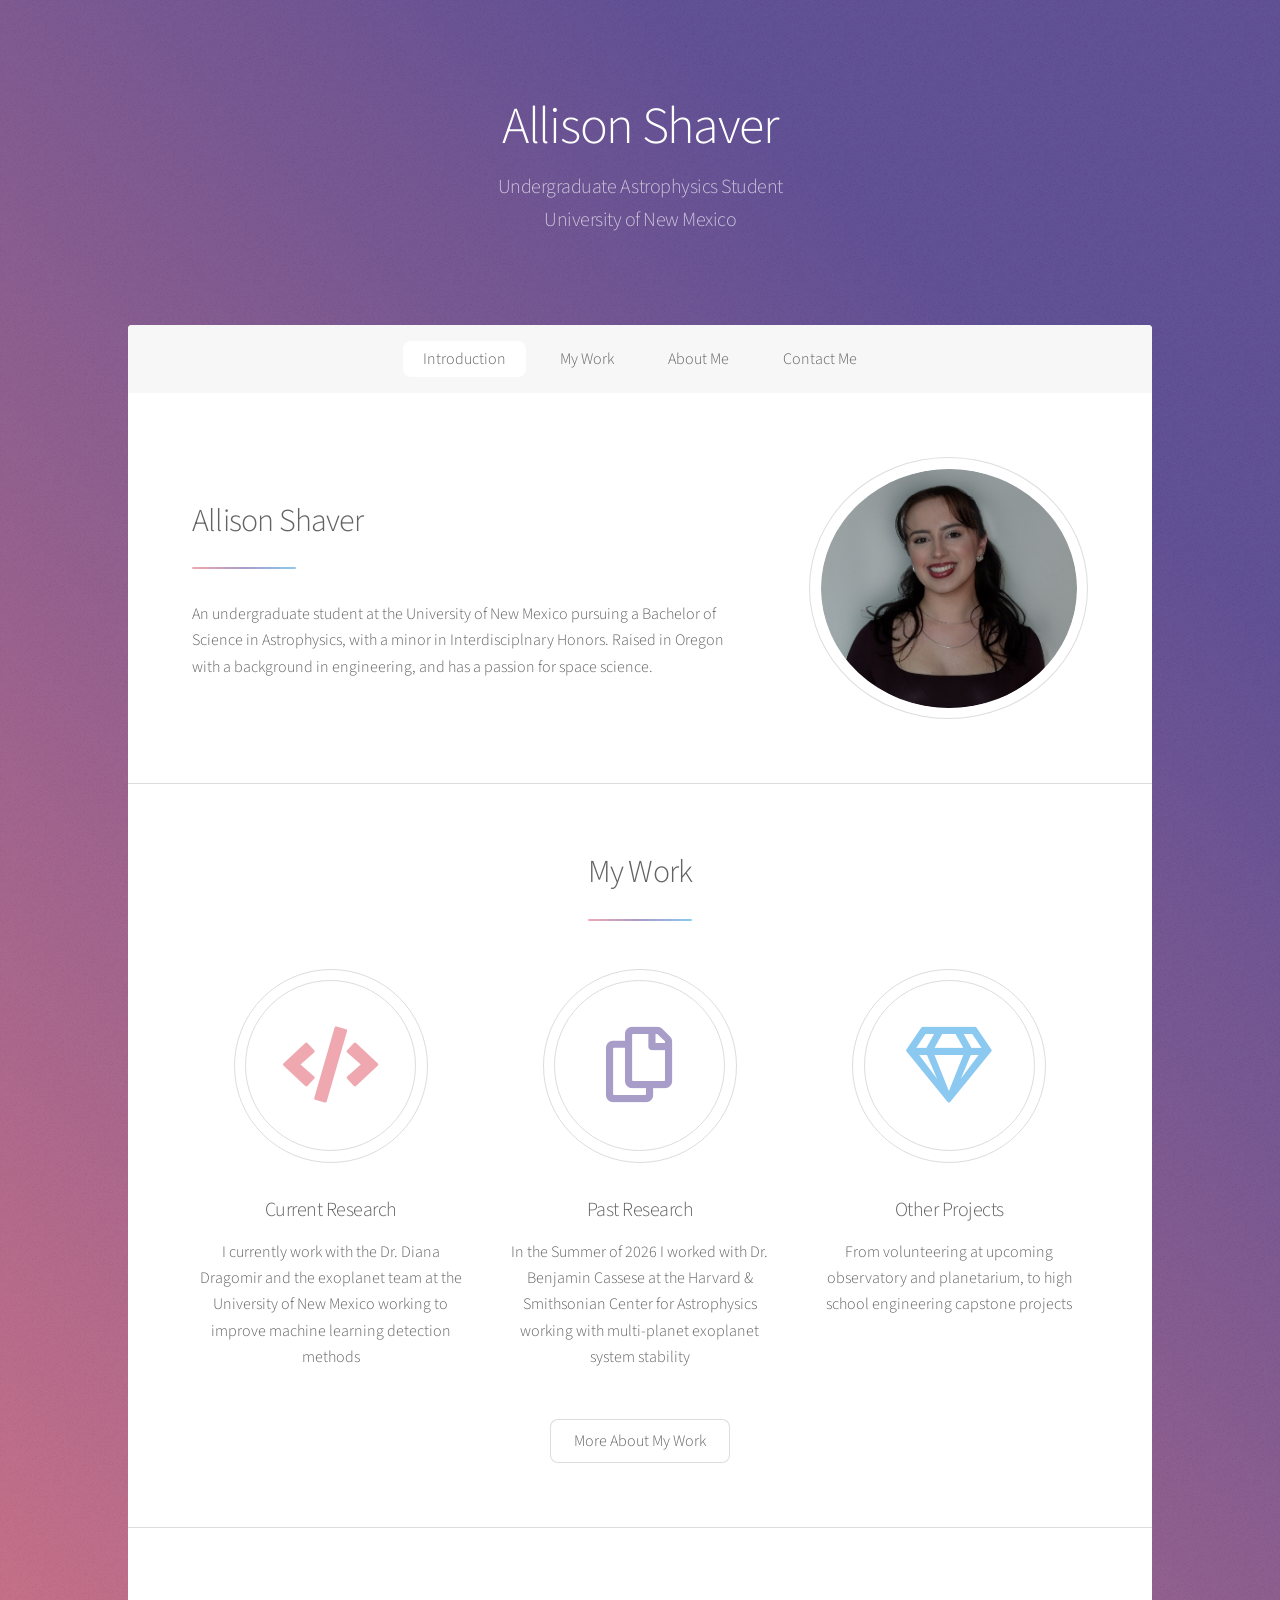
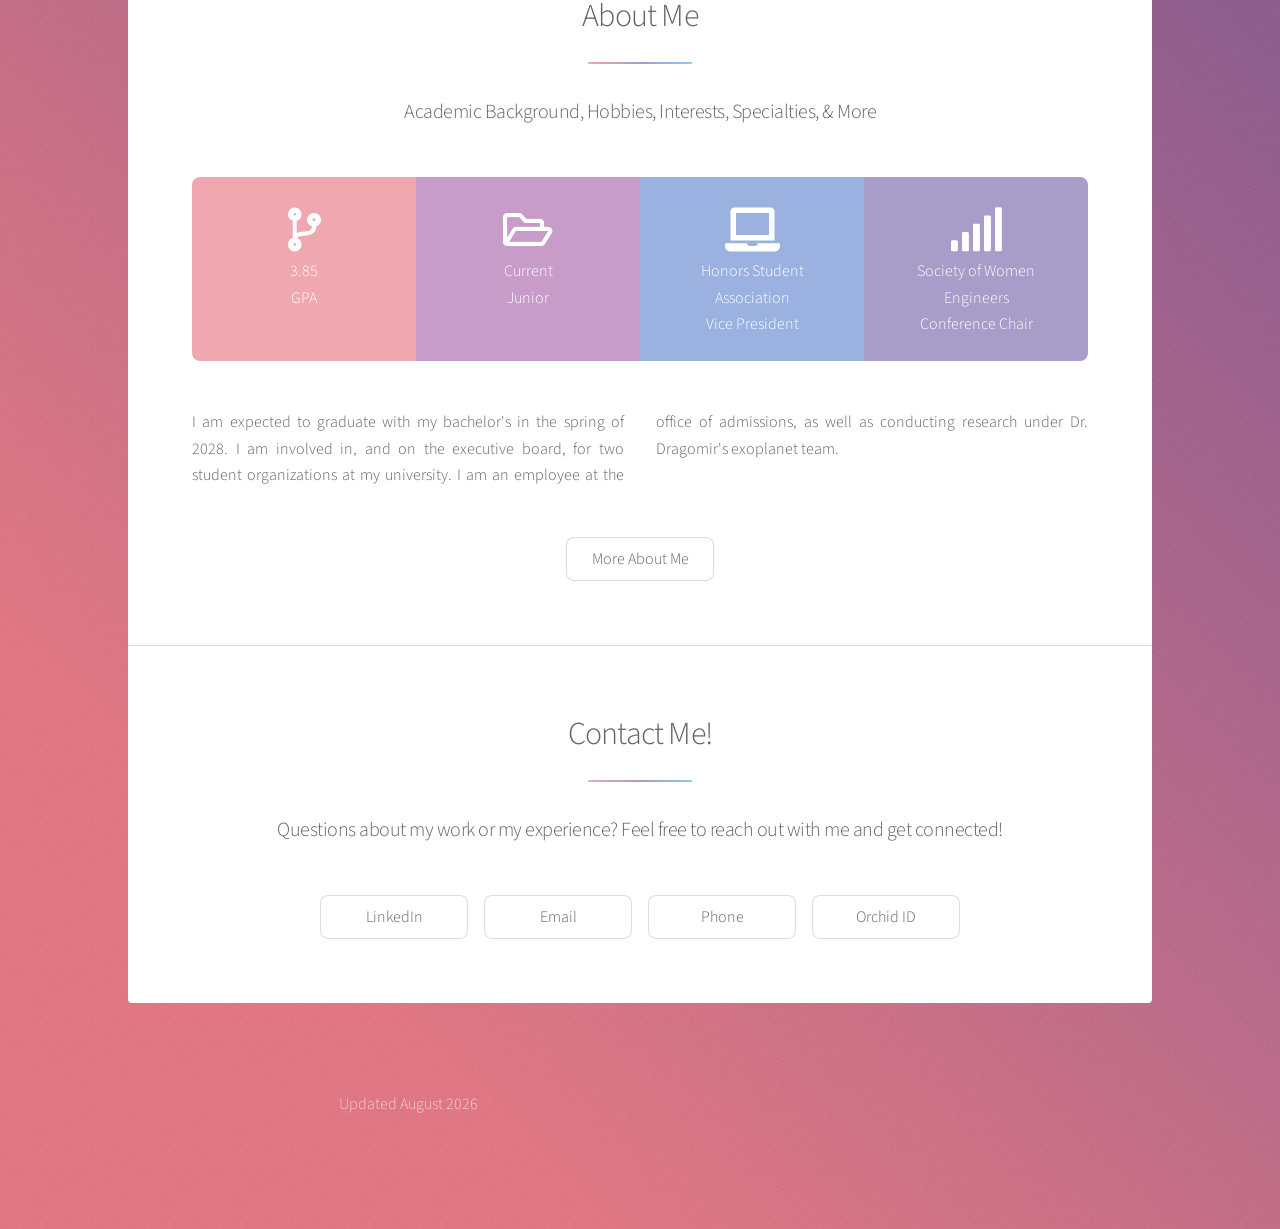
<file: index.html>
<!DOCTYPE HTML>
<!--
	Stellar by HTML5 UP
	html5up.net | @ajlkn
	Free for personal and commercial use under the CCA 3.0 license (html5up.net/license)
-->
<html>
	<head>
		<title>Allison R. Shaver</title>
		<meta charset="utf-8" />
		<meta name="viewport" content="width=device-width, initial-scale=1, user-scalable=no" />
		<link rel="stylesheet" href="assets/css/main.css" />
		<noscript><link rel="stylesheet" href="assets/css/noscript.css" /></noscript>
	</head>
	<body class="is-preload">

		<!-- Wrapper -->
			<div id="wrapper">

				<!-- Header -->
					<header id="header" class="alt">
						
						<h1>Allison Shaver</h1>
						<p>Undergraduate Astrophysics Student<br />
						University of New Mexico</p>
					</header>

				<!-- Nav -->
					<nav id="nav">
						<ul>
							<li><a href="#intro" class="active">Introduction</a></li>
							<li><a href="#first">My Work</a></li>
							<li><a href="#second">About Me</a></li>
							<li><a href="#cta">Contact Me</a></li>
						</ul>
					</nav>

				<!-- Main -->
					<div id="main">

						<!-- Introduction -->
							<section id="intro" class="main">
								<div class="spotlight">
									<div class="content">
										<header class="major">
											<h2>Allison Shaver</h2>
										</header>
										<p>An undergraduate student at the University of New Mexico pursuing a Bachelor of Science in Astrophysics, with a minor in 
											Interdisciplnary Honors. Raised in Oregon with a background in engineering, and has a passion for space science. 
										</p>
									</div>
									<span class="image"><img src="images/AllisonShaverID.png" alt="" /></span>
								</div>
							</section>

						<!-- First Section -->
							<section id="first" class="main special">
								<header class="major">
									<h2>My Work</h2>
								</header>
								<ul class="features">
									<li>
										<span class="icon solid major style1 fa-code"></span>
										<h3>Current Research</h3>
										<p>I currently work with the Dr. Diana Dragomir and the exoplanet team at the University of New Mexico working to improve machine learning detection methods</p>
									</li>
									<li>
										<span class="icon major style3 fa-copy"></span>
										<h3>Past Research</h3>
										<p>In the Summer of 2026 I worked with Dr. Benjamin Cassese at the Harvard & Smithsonian Center for Astrophysics working with multi-planet exoplanet system stability</p>
									</li>
									<li>
										<span class="icon major style5 fa-gem"></span>
										<h3>Other Projects</h3>
										<p>From volunteering at upcoming observatory and planetarium, to high school engineering capstone projects</p>
									</li>
								</ul>
								<footer class="major">
									<ul class="actions special">
										<li><a href="mywork.html" class="button">More About My Work</a></li>
									</ul>
								</footer>
							</section>

						<!-- Second Section -->
							<section id="second" class="main special">
								<header class="major">
									<h2>About Me</h2>
									<p>Academic Background, Hobbies, Interests, Specialties, & More</p>
								</header>
								<ul class="statistics">
									<li class="style1">
										<span class="icon solid fa-code-branch"></span>
										<br /> 3.85<br /> GPA
									</li>
									<li class="style2">
										<span class="icon fa-folder-open"></span>
										<br /> Current<br /> Junior
									</li>
									<li class="style4">
										<span class="icon solid fa-laptop"></span>
										<br /> Honors Student Association<br />Vice President
									</li>
									<li class="style3">
										<span class="icon solid fa-signal"></span>
										<br /> Society of Women Engineers<br /> Conference Chair
									</li>
									<!-- <li class="style5">
										<span class="icon fa-gem"></span>
										<br /> SLOPE Dance Team<br />Member
									</li> -->
								</ul>
								<p class="content">  I am expected to graduate with my bachelor's in the spring of 2028. I am involved in, and on the executive board, for two student organizations at my university. I am an employee at the office of admissions, as well as conducting research under Dr. Dragomir's exoplanet team. </p>
								<footer class="major">
									<ul class="actions special">
										<li><a href="AbtMe.html" class="button">More About Me</a></li>
									</ul>
								</footer>
							</section>

						<!-- Get Started -->
							<section id="cta" class="main special">
								<header class="major">
									<h2>Contact Me!</h2>
									<p>Questions about my work or my experience? Feel free to reach out with me and get connected!</p>
								</header>
								<footer class="major">
									<ul class="actions special">
										<li><a href="https://www.linkedin.com/in/allisonrshaver/" class="button">LinkedIn</a></li>
										<li><a  href="mailto:allisonrshaver@gmail.com" class="button">Email</a></li>
										<li><a href="phone:+15034357696" class="button">Phone</a></li>
										<li><a href="https://orcid.org/0009-0009-0973-2383" class="button">Orchid ID</a></li>
									</ul>
								</footer>
							</section>

					</div>

				<!-- Footer -->
					<footer id="footer">
						<p class="update">Updated August 2026</p>
					</footer>

			</div>

		<!-- Scripts -->
			<script src="assets/js/jquery.min.js"></script>
			<script src="assets/js/jquery.scrollex.min.js"></script>
			<script src="assets/js/jquery.scrolly.min.js"></script>
			<script src="assets/js/browser.min.js"></script>
			<script src="assets/js/breakpoints.min.js"></script>
			<script src="assets/js/util.js"></script>
			<script src="assets/js/main.js"></script>

	</body>

</html>
</file>
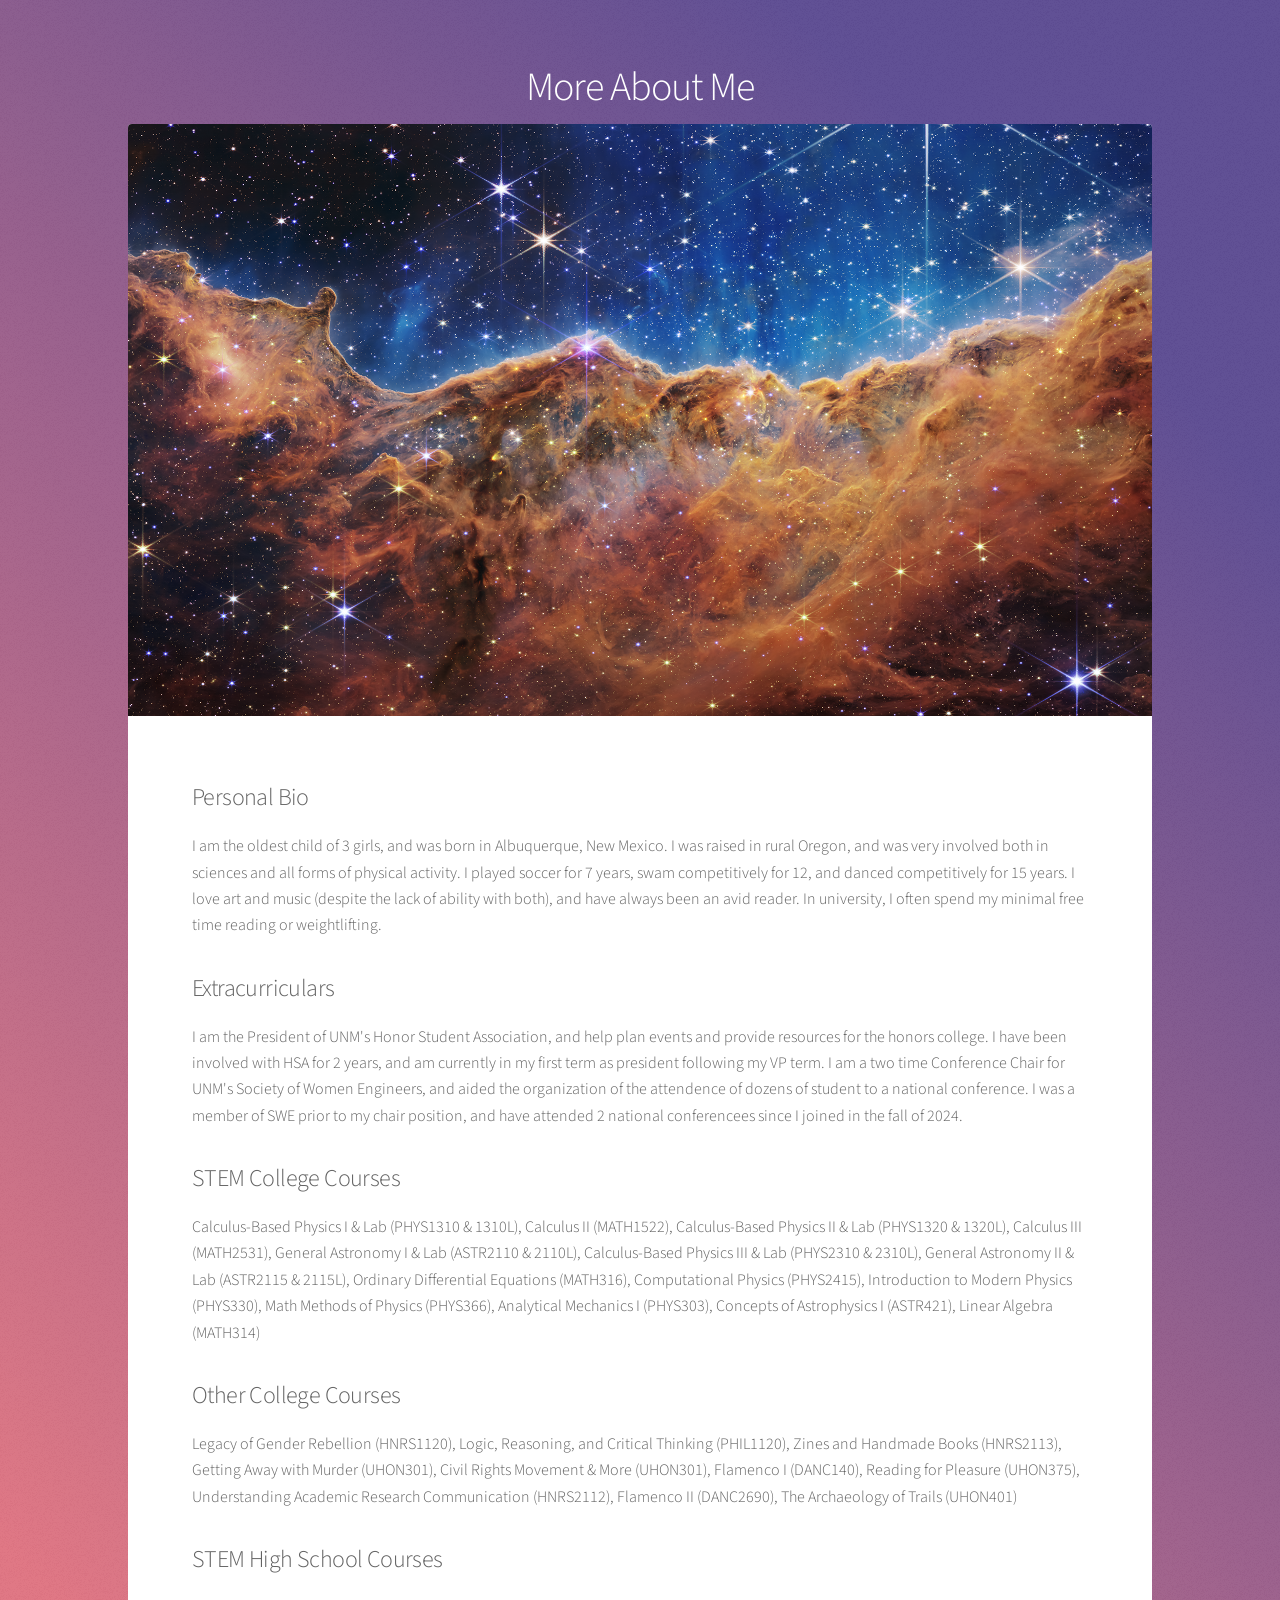
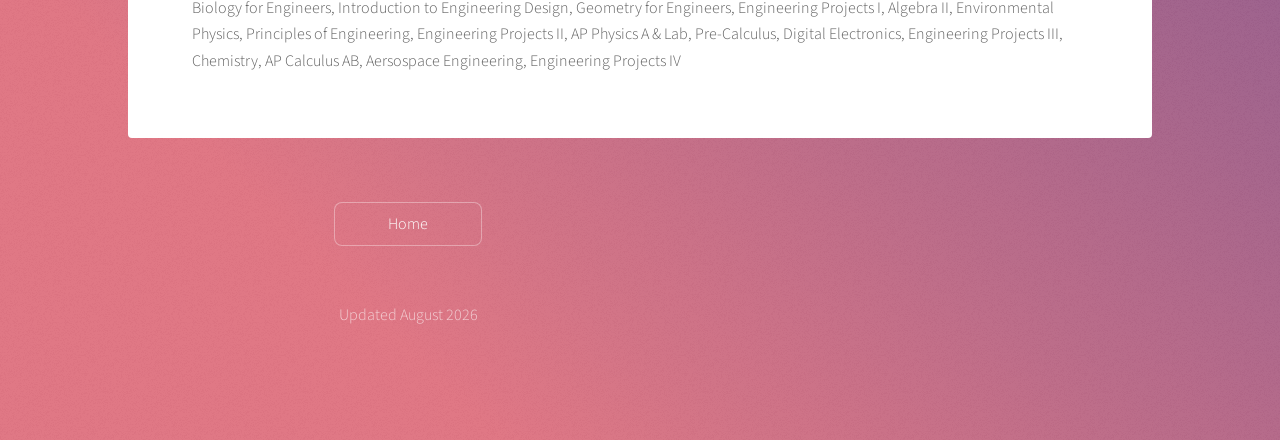
<file: AbtMe.html>
<!DOCTYPE HTML>
<!--
	Stellar by HTML5 UP
	html5up.net | @ajlkn
	Free for personal and commercial use under the CCA 3.0 license (html5up.net/license)
-->
<html>
	<head>
		<title>More About Me</title>
		<meta charset="utf-8" />
		<meta name="viewport" content="width=device-width, initial-scale=1, user-scalable=no" />
		<link rel="stylesheet" href="assets/css/main.css" />
		<noscript><link rel="stylesheet" href="assets/css/noscript.css" /></noscript>
	</head>
	<body class="is-preload">

		<!-- Wrapper -->
			<div id="wrapper">

				<!-- Header -->
					<header id="header">
						<h1>More About Me</h1>
						
					</header>
 
				<!-- Main -->
					<div id="main">

						<!-- Content -->
							<section id="content" class="main">
								<span class="image main"><img src="images/22.png" alt="" /></span>
								<h2>Personal Bio</h2>
								<p> I am the oldest child of 3 girls, and was born in Albuquerque, New Mexico. I was raised in rural Oregon, and was very involved both in sciences and all forms of physical activity. I played soccer for 7 years, swam competitively for 12, and danced competitively for 15 years. I love art and music (despite the lack of ability with both), and have always been an avid reader. In university, I often spend my minimal free time reading or weightlifting. </p> 
							<section>
							<section>
								<h2>Extracurriculars</h2>
								<p> I am the President of UNM's Honor Student Association, and help plan events and provide resources for the honors college. I have been involved with HSA for 2 years, and am currently in my first term as president following my VP term. I am a two time Conference Chair for UNM's Society of Women Engineers, and aided the organization of the attendence of dozens of student to a national conference. I was a member of SWE prior to my chair position, and have attended 2 national conferencees since I joined in the fall of 2024. </p>
							<section>
								<h2>STEM College Courses</h2>
								<p>Calculus-Based Physics I & Lab (PHYS1310 & 1310L), Calculus II (MATH1522), Calculus-Based Physics II & Lab (PHYS1320 & 1320L), Calculus III (MATH2531), General Astronomy I & Lab (ASTR2110 & 2110L), Calculus-Based Physics III & Lab (PHYS2310 & 2310L), General Astronomy II & Lab (ASTR2115 & 2115L), Ordinary Differential Equations (MATH316), Computational Physics (PHYS2415), Introduction to Modern Physics (PHYS330), Math Methods of Physics (PHYS366), Analytical Mechanics I (PHYS303), Concepts of Astrophysics I (ASTR421), Linear Algebra (MATH314) </p>
							<section>
							<section>	
								<h2>Other College Courses</h2>
								<p>Legacy of Gender Rebellion (HNRS1120), Logic, Reasoning, and Critical Thinking (PHIL1120), Zines and Handmade Books (HNRS2113), Getting Away with Murder (UHON301), Civil Rights Movement & More (UHON301), Flamenco I (DANC140), Reading for Pleasure (UHON375), Understanding Academic Research Communication (HNRS2112), Flamenco II (DANC2690), The Archaeology of Trails (UHON401)</p>
							<section>
							<section>	
								<h2>STEM High School Courses</h2>
								<p>Biology for Engineers, Introduction to Engineering Design, Geometry for Engineers, Engineering Projects I, Algebra II, Environmental Physics, Principles of Engineering, Engineering Projects II, AP Physics A & Lab, Pre-Calculus, Digital Electronics, Engineering Projects III, Chemistry, AP Calculus AB, Aersospace Engineering, Engineering Projects IV</p>
							</section>
						

					</div>

				<!-- Footer -->
					<footer id="footer">

					    <section>
					        <div class="button-row">
					            <ul class="actions">
					                <li><a href="index.html" class="button">Home</a></li>
					            </ul>
					        </div>
					        <p class="update">Updated August 2026</p>
					    </section>
					
					</footer>


			</div>

		<!-- Scripts -->
			<script src="assets/js/jquery.min.js"></script>
			<script src="assets/js/jquery.scrollex.min.js"></script>
			<script src="assets/js/jquery.scrolly.min.js"></script>
			<script src="assets/js/browser.min.js"></script>
			<script src="assets/js/breakpoints.min.js"></script>
			<script src="assets/js/util.js"></script>
			<script src="assets/js/main.js"></script>

	</body>
</html>
</file>
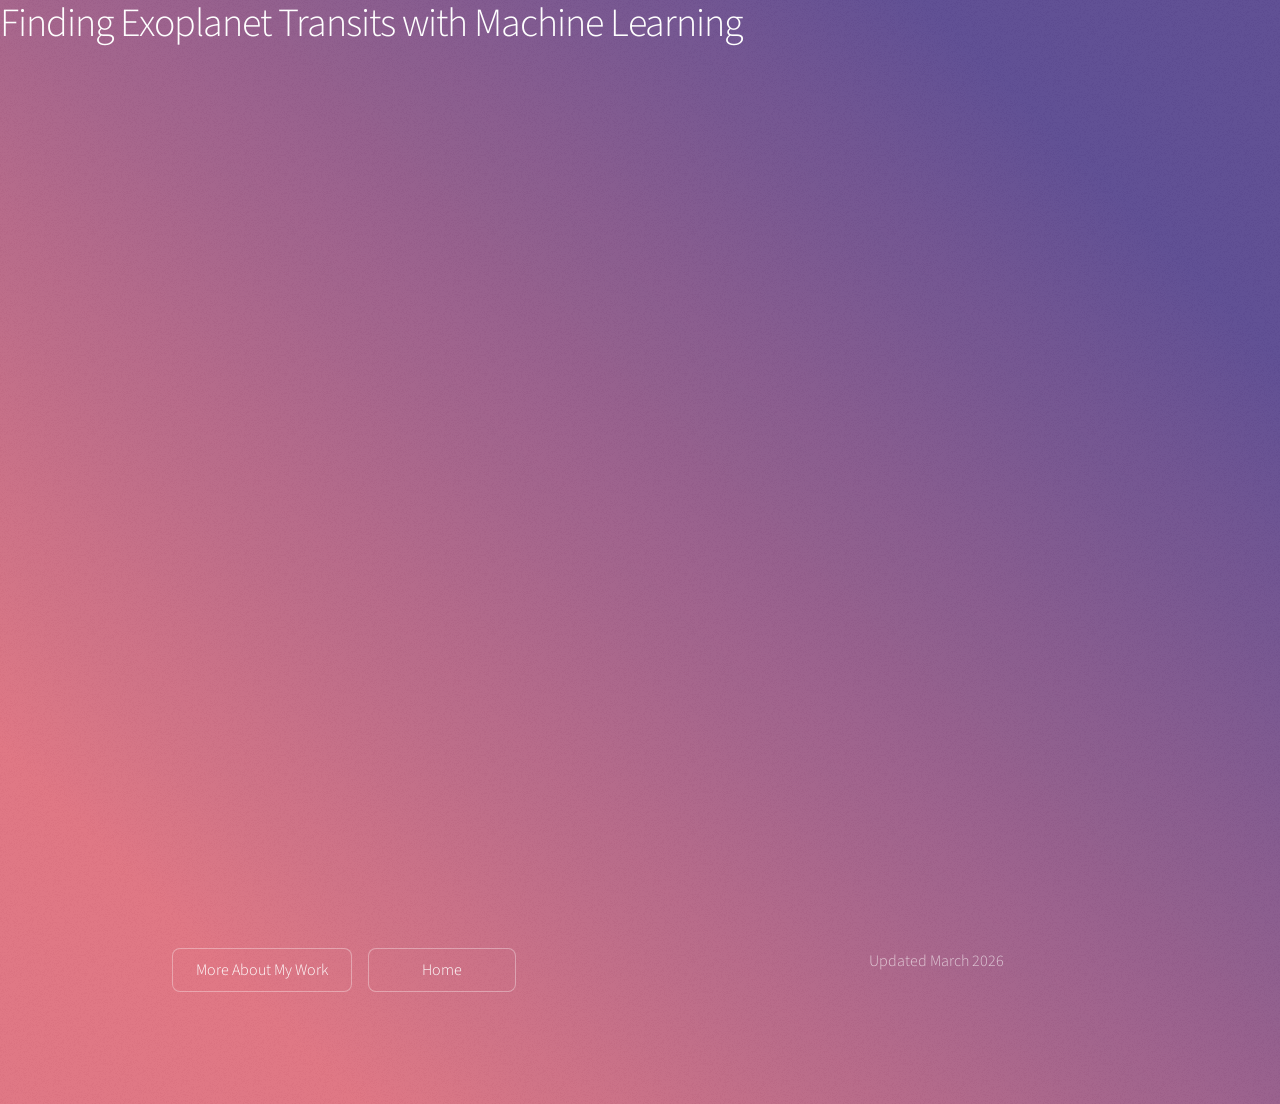
<file: cu26.html>
<!DOCTYPE HTML>
<html>
<head>
    <title>Finding Exoplanet Transits with Machine Learning</title>
    <meta charset="utf-8" />
	<meta name="viewport" content="width=device-width, initial-scale=1, user-scalable=no" />
	<link rel="stylesheet" href="assets/css/main.css" />
	<noscript><link rel="stylesheet" href="assets/css/noscript.css" /></noscript>
</head>

<body class="is-preload">
    <h1>Finding Exoplanet Transits with Machine Learning</h1>

    <iframe src="assets/poster.pdf" 
            width="100%" 
            height="800px">
    </iframe>

	<footer id="footer">
	
						<section>
							<ul class="actions special">
								<li><a href="mywork.html" class="button">More About My Work</a></li>
								<li><a href="index.html" class="button">Home</a></li>
						
							</ul>
						</section>
					
						<section>
							<p style="text-align:center;">Updated March 2026</p>
						</section>
					
					</footer>
	
		<script src="assets/js/jquery.min.js"></script>
				<script src="assets/js/jquery.scrollex.min.js"></script>
				<script src="assets/js/jquery.scrolly.min.js"></script>
				<script src="assets/js/browser.min.js"></script>
				<script src="assets/js/breakpoints.min.js"></script>
				<script src="assets/js/util.js"></script>
				<script src="assets/js/main.js"></script>	
</body>


</html>
</file>
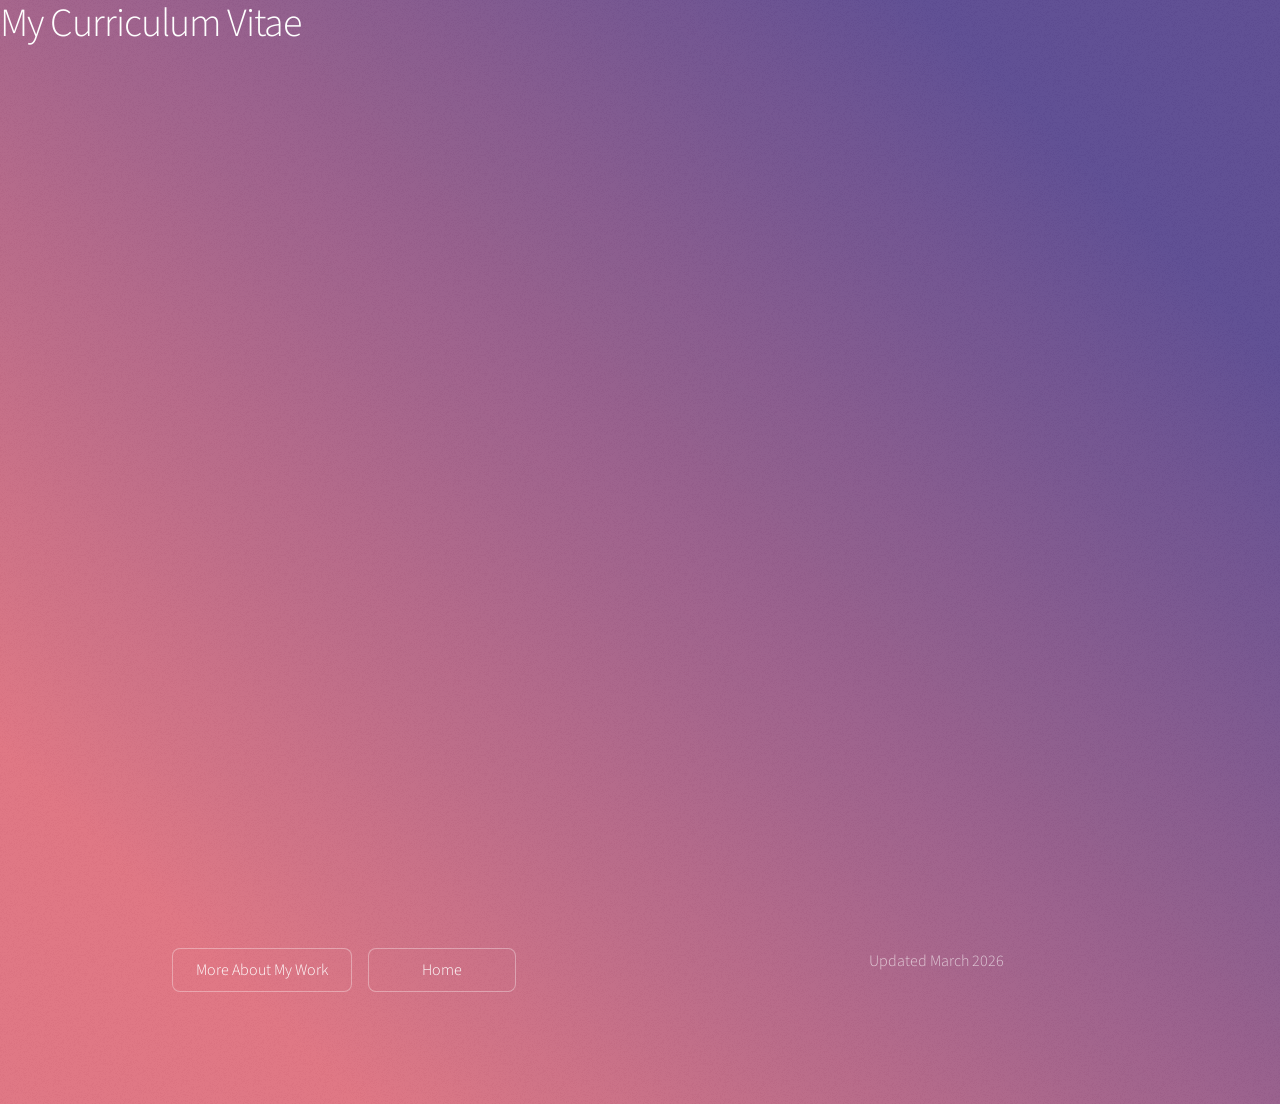
<file: cv.html>
<!DOCTYPE HTML>
<html>
<head>
    <title>My Curriculum Vitae</title>
    <meta charset="utf-8" />
	<meta name="viewport" content="width=device-width, initial-scale=1, user-scalable=no" />
	<link rel="stylesheet" href="assets/css/main.css" />
	<noscript><link rel="stylesheet" href="assets/css/noscript.css" /></noscript>
</head>

<body class="is-preload">
    <h1>My Curriculum Vitae</h1>

    <iframe src="assets/Shaver_Allison_CV.pdf" 
            width="100%" 
            height="800px">
    </iframe>

	<footer id="footer">
	
						<section>
							<ul class="actions special">
								<li><a href="mywork.html" class="button">More About My Work</a></li>
								<li><a href="index.html" class="button">Home</a></li>
						
							</ul>
						</section>
					
						<section>
							<p style="text-align:center;">Updated March 2026</p>
						</section>
					
					</footer>
	
		<script src="assets/js/jquery.min.js"></script>
				<script src="assets/js/jquery.scrollex.min.js"></script>
				<script src="assets/js/jquery.scrolly.min.js"></script>
				<script src="assets/js/browser.min.js"></script>
				<script src="assets/js/breakpoints.min.js"></script>
				<script src="assets/js/util.js"></script>
				<script src="assets/js/main.js"></script>	
</body>


</html>
</file>
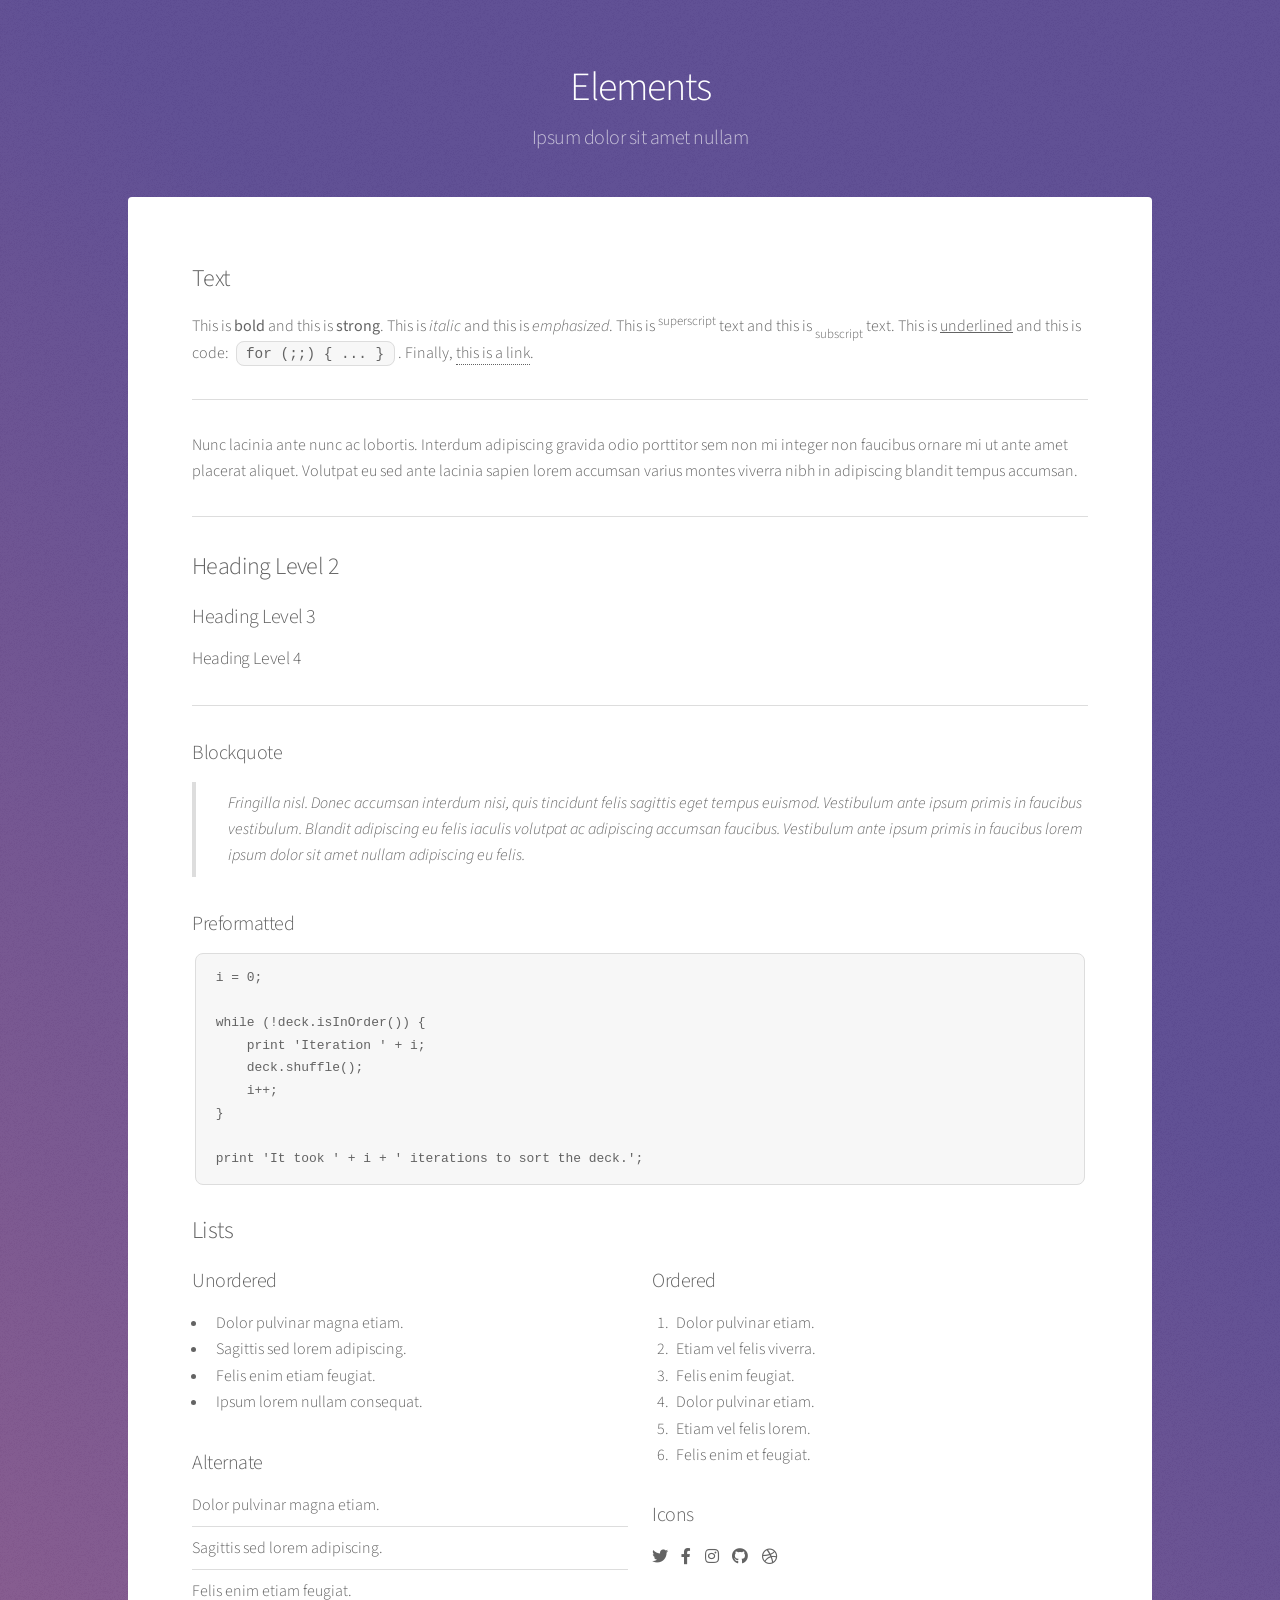
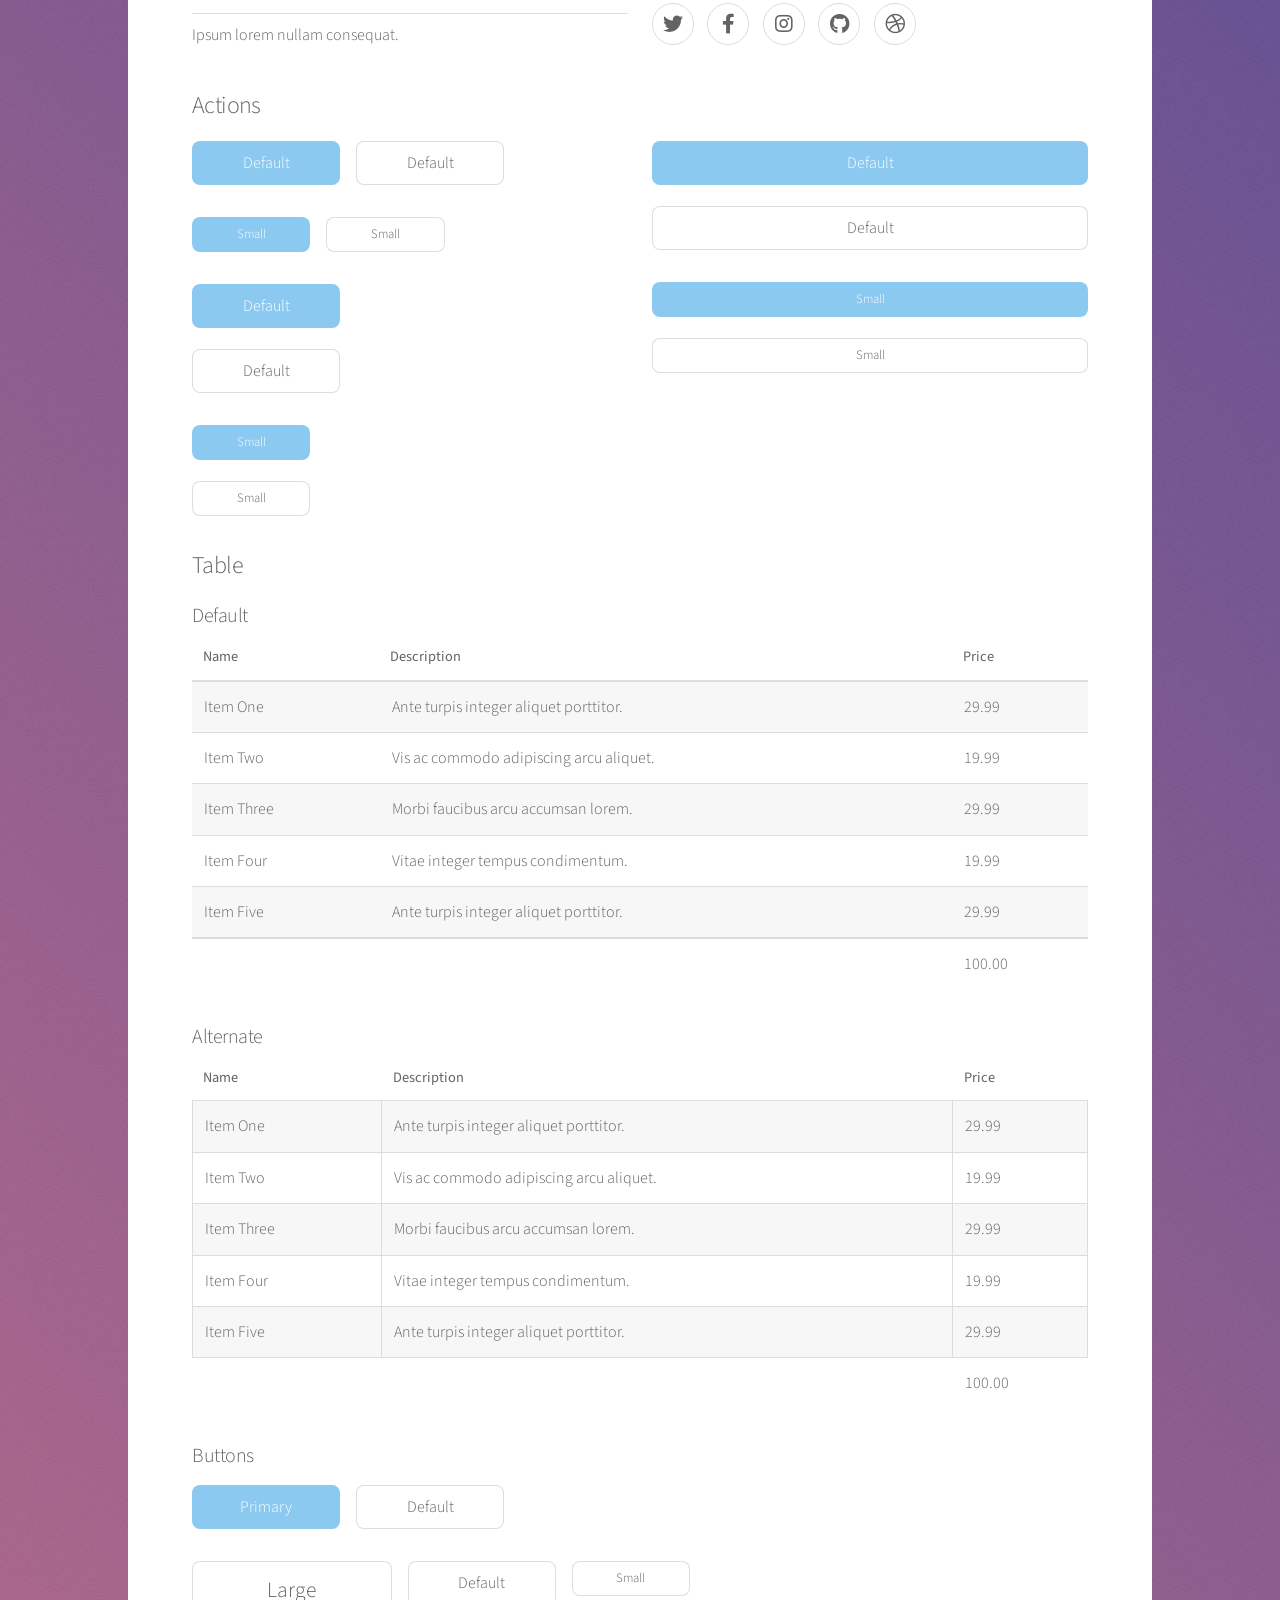
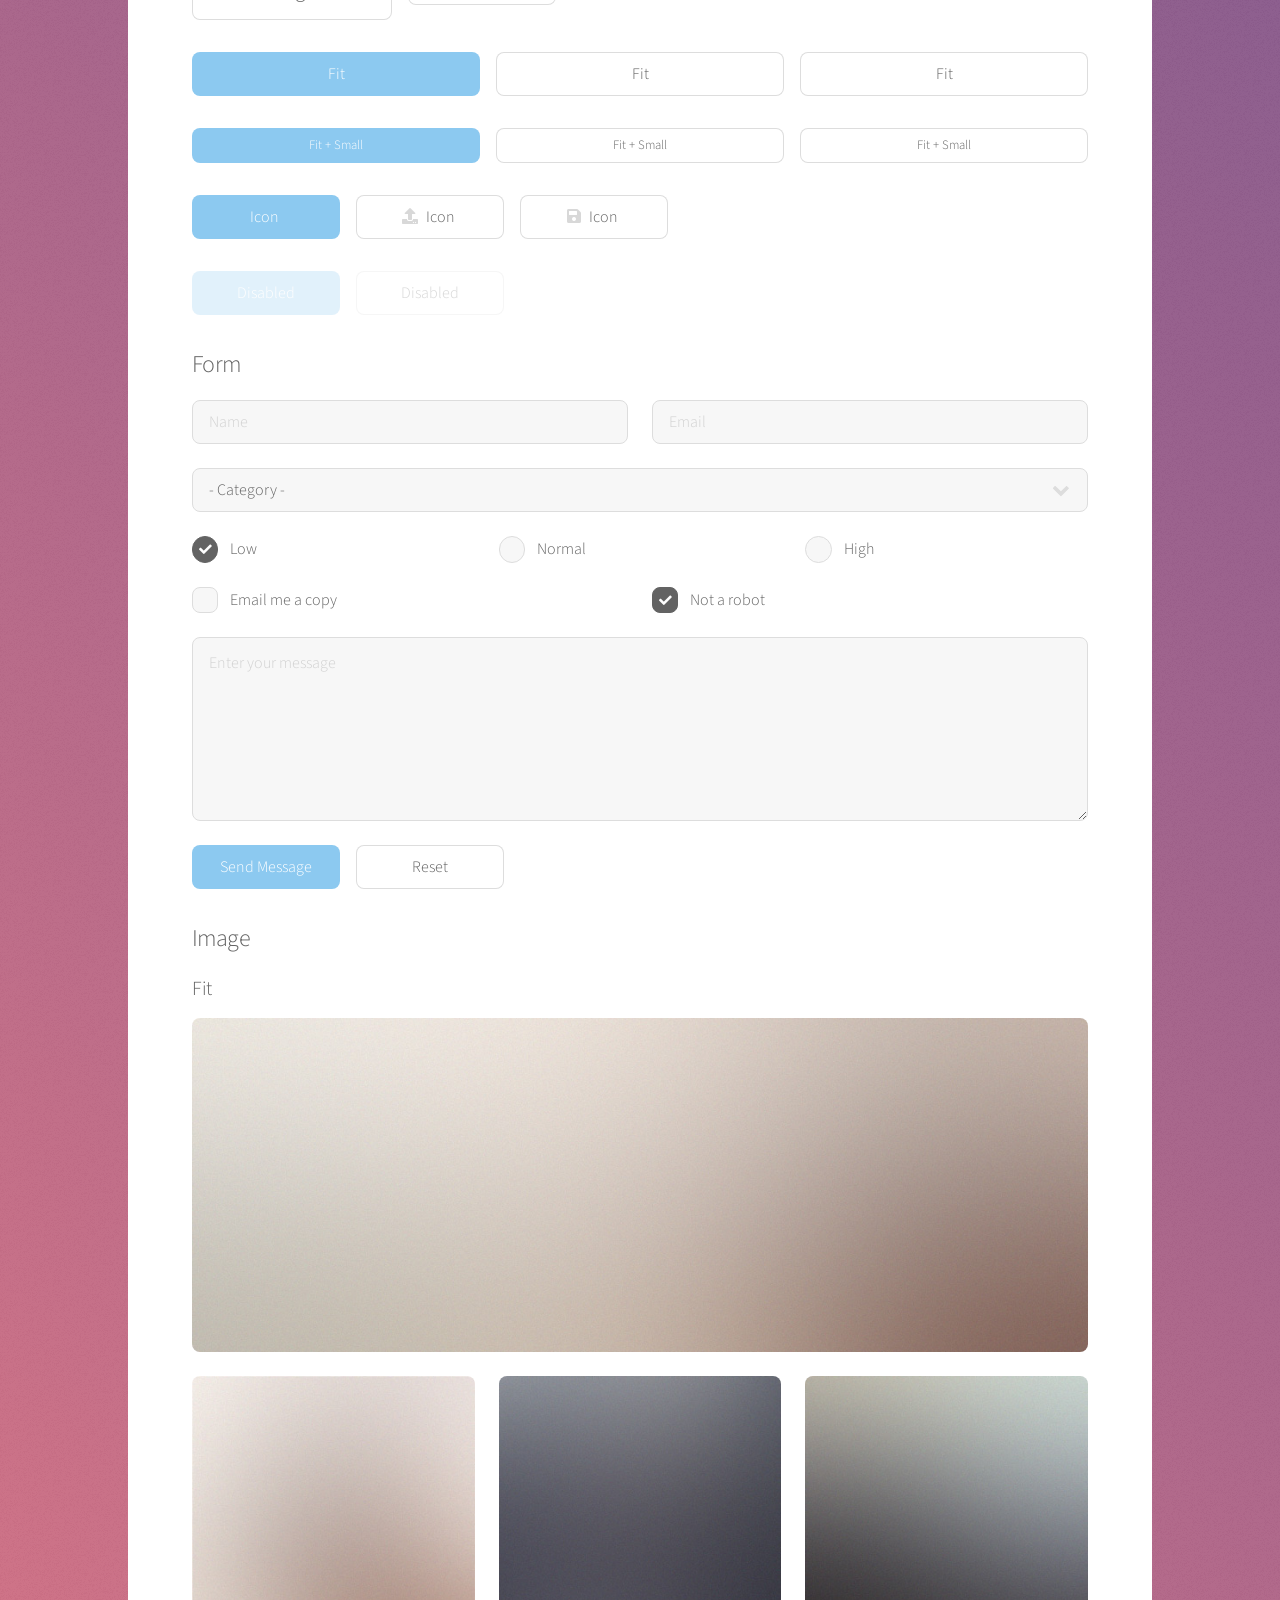
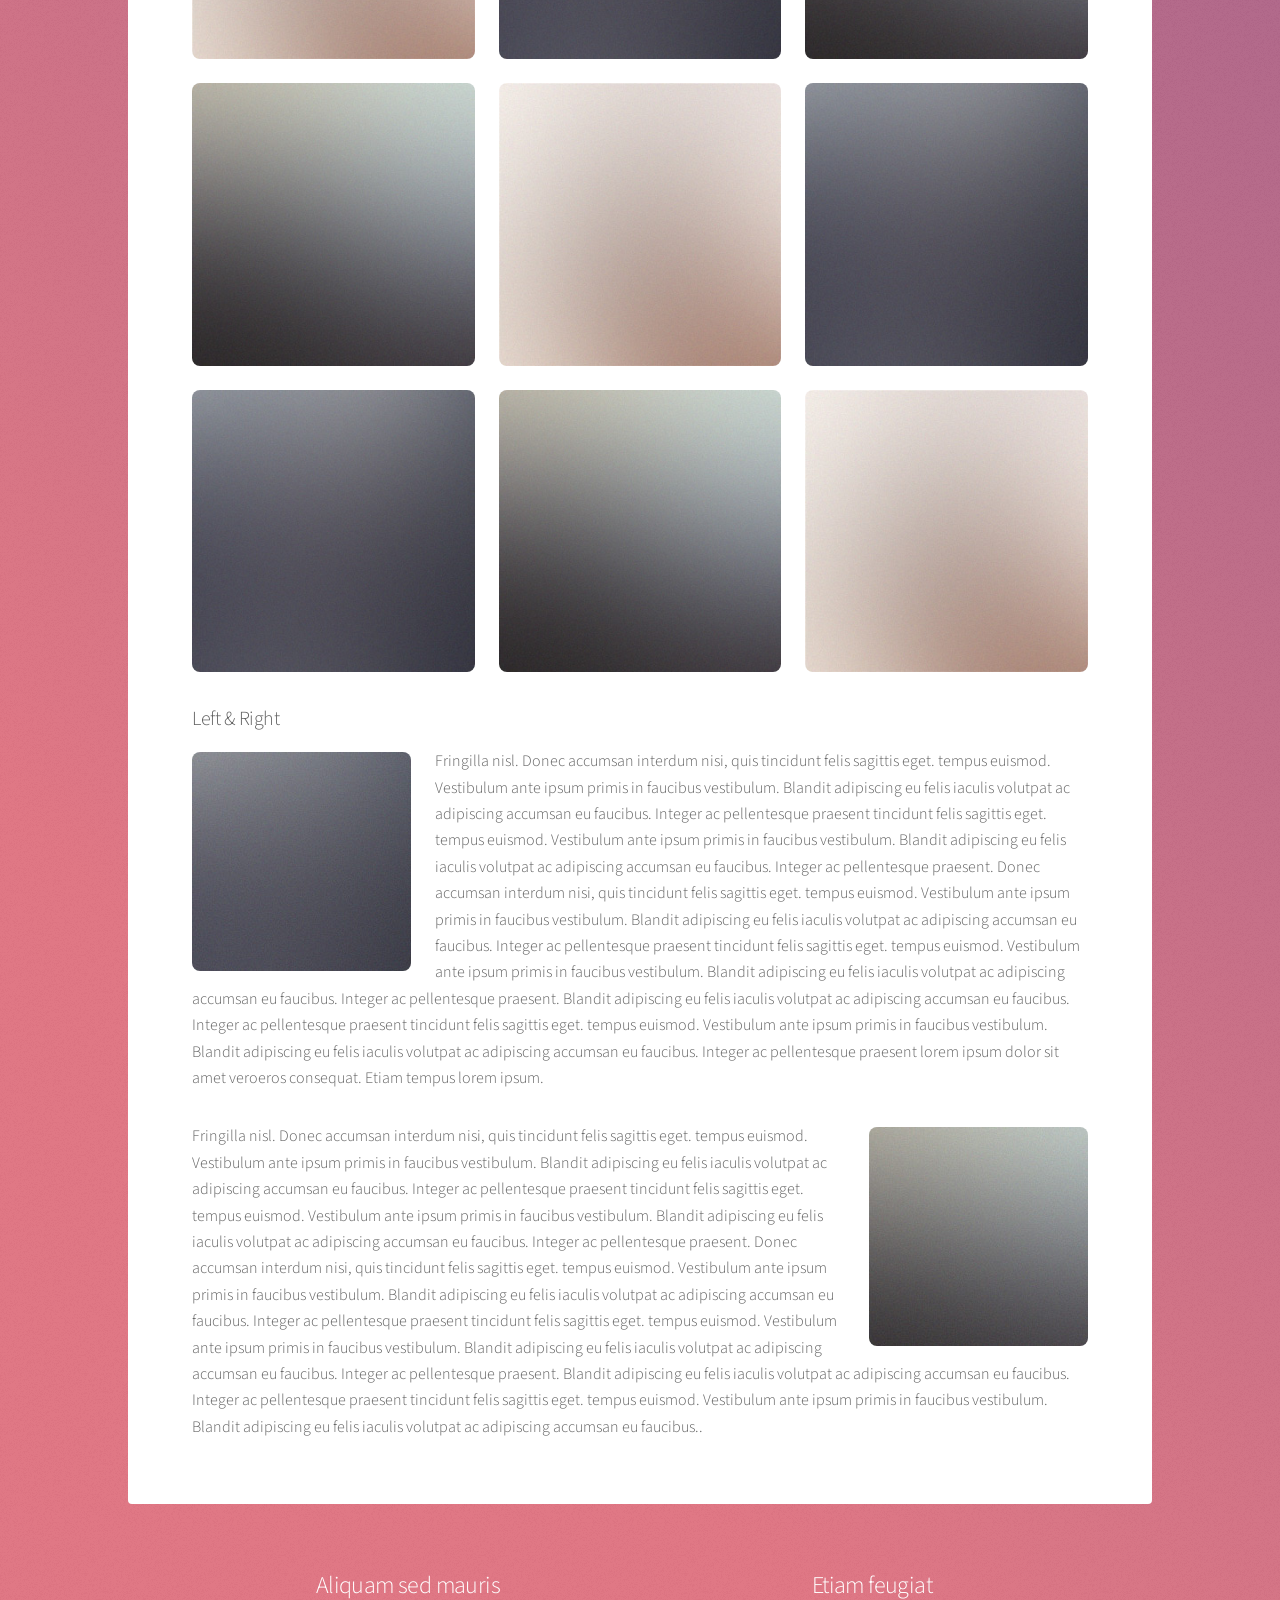
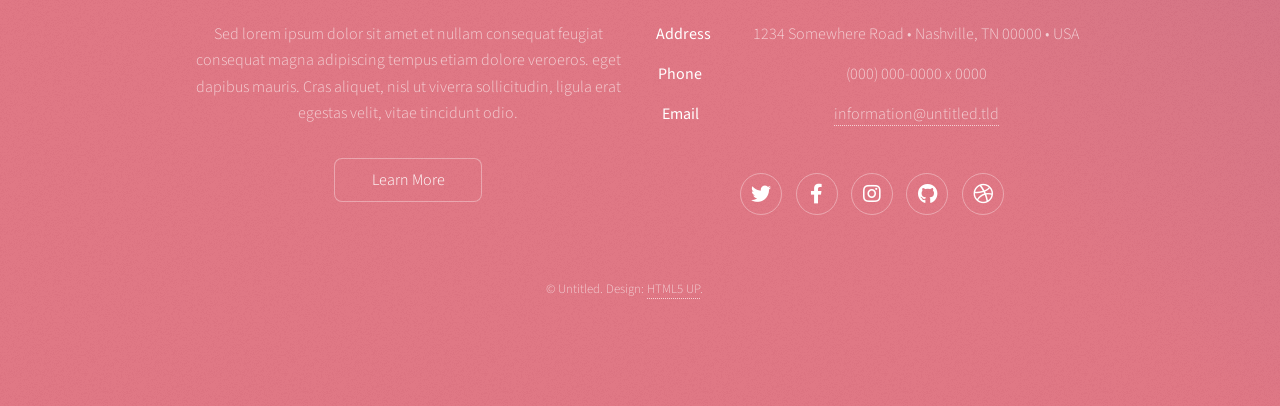
<file: elements.html>
<!DOCTYPE HTML>
<!--
	Stellar by HTML5 UP
	html5up.net | @ajlkn
	Free for personal and commercial use under the CCA 3.0 license (html5up.net/license)
-->
<html>
	<head>
		<title>Elements - Stellar by HTML5 UP</title>
		<meta charset="utf-8" />
		<meta name="viewport" content="width=device-width, initial-scale=1, user-scalable=no" />
		<link rel="stylesheet" href="assets/css/main.css" />
		<noscript><link rel="stylesheet" href="assets/css/noscript.css" /></noscript>
	</head>
	<body class="is-preload">

		<!-- Wrapper -->
			<div id="wrapper">

				<!-- Header -->
					<header id="header">
						<h1>Elements</h1>
						<p>Ipsum dolor sit amet nullam</p>
					</header>

				<!-- Main -->
					<div id="main">

						<!-- Content -->
							<section id="content" class="main">

								<!-- Text -->
									<section>
										<h2>Text</h2>
										<p>This is <b>bold</b> and this is <strong>strong</strong>. This is <i>italic</i> and this is <em>emphasized</em>.
										This is <sup>superscript</sup> text and this is <sub>subscript</sub> text.
										This is <u>underlined</u> and this is code: <code>for (;;) { ... }</code>. Finally, <a href="#">this is a link</a>.</p>
										<hr />
										<p>Nunc lacinia ante nunc ac lobortis. Interdum adipiscing gravida odio porttitor sem non mi integer non faucibus ornare mi ut ante amet placerat aliquet. Volutpat eu sed ante lacinia sapien lorem accumsan varius montes viverra nibh in adipiscing blandit tempus accumsan.</p>
										<hr />
										<h2>Heading Level 2</h2>
										<h3>Heading Level 3</h3>
										<h4>Heading Level 4</h4>
										<hr />
										<h3>Blockquote</h3>
										<blockquote>Fringilla nisl. Donec accumsan interdum nisi, quis tincidunt felis sagittis eget tempus euismod. Vestibulum ante ipsum primis in faucibus vestibulum. Blandit adipiscing eu felis iaculis volutpat ac adipiscing accumsan faucibus. Vestibulum ante ipsum primis in faucibus lorem ipsum dolor sit amet nullam adipiscing eu felis.</blockquote>
										<h3>Preformatted</h3>
										<pre><code>i = 0;

while (!deck.isInOrder()) {
    print 'Iteration ' + i;
    deck.shuffle();
    i++;
}

print 'It took ' + i + ' iterations to sort the deck.';</code></pre>
									</section>

								<!-- Lists -->
									<section>
										<h2>Lists</h2>
										<div class="row">
											<div class="col-6 col-12-medium">
												<h3>Unordered</h3>
												<ul>
													<li>Dolor pulvinar magna etiam.</li>
													<li>Sagittis sed lorem adipiscing.</li>
													<li>Felis enim etiam feugiat.</li>
													<li>Ipsum lorem nullam consequat.</li>
												</ul>
												<h3>Alternate</h3>
												<ul class="alt">
													<li>Dolor pulvinar magna etiam.</li>
													<li>Sagittis sed lorem adipiscing.</li>
													<li>Felis enim etiam feugiat.</li>
													<li>Ipsum lorem nullam consequat.</li>
												</ul>
											</div>
											<div class="col-6 col-12-medium">
												<h3>Ordered</h3>
												<ol>
													<li>Dolor pulvinar etiam.</li>
													<li>Etiam vel felis viverra.</li>
													<li>Felis enim feugiat.</li>
													<li>Dolor pulvinar etiam.</li>
													<li>Etiam vel felis lorem.</li>
													<li>Felis enim et feugiat.</li>
												</ol>
												<h3>Icons</h3>
												<ul class="icons">
													<li><a href="#" class="icon brands fa-twitter"><span class="label">Twitter</span></a></li>
													<li><a href="#" class="icon brands fa-facebook-f"><span class="label">Facebook</span></a></li>
													<li><a href="#" class="icon brands fa-instagram"><span class="label">Instagram</span></a></li>
													<li><a href="#" class="icon brands fa-github"><span class="label">GitHub</span></a></li>
													<li><a href="#" class="icon brands fa-dribbble"><span class="label">Dribbble</span></a></li>
												</ul>
												<ul class="icons">
													<li><a href="#" class="icon brands alt fa-twitter"><span class="label">Twitter</span></a></li>
													<li><a href="#" class="icon brands alt fa-facebook-f"><span class="label">Facebook</span></a></li>
													<li><a href="#" class="icon brands alt fa-instagram"><span class="label">Instagram</span></a></li>
													<li><a href="#" class="icon brands alt fa-github"><span class="label">GitHub</span></a></li>
													<li><a href="#" class="icon brands alt fa-dribbble"><span class="label">Dribbble</span></a></li>
												</ul>
											</div>
										</div>
										<h2>Actions</h2>
										<div class="row">
											<div class="col-6 col-12-medium">
												<ul class="actions">
													<li><a href="#" class="button primary">Default</a></li>
													<li><a href="#" class="button">Default</a></li>
												</ul>
												<ul class="actions small">
													<li><a href="#" class="button primary small">Small</a></li>
													<li><a href="#" class="button small">Small</a></li>
												</ul>
												<ul class="actions stacked">
													<li><a href="#" class="button primary">Default</a></li>
													<li><a href="#" class="button">Default</a></li>
												</ul>
												<ul class="actions stacked">
													<li><a href="#" class="button primary small">Small</a></li>
													<li><a href="#" class="button small">Small</a></li>
												</ul>
											</div>
											<div class="col-6 col-12-medium">
												<ul class="actions stacked">
													<li><a href="#" class="button primary fit">Default</a></li>
													<li><a href="#" class="button fit">Default</a></li>
												</ul>
												<ul class="actions stacked">
													<li><a href="#" class="button primary small fit">Small</a></li>
													<li><a href="#" class="button small fit">Small</a></li>
												</ul>
											</div>
										</div>
									</section>

								<!-- Table -->
									<section>
										<h2>Table</h2>
										<h3>Default</h3>
										<div class="table-wrapper">
											<table>
												<thead>
													<tr>
														<th>Name</th>
														<th>Description</th>
														<th>Price</th>
													</tr>
												</thead>
												<tbody>
													<tr>
														<td>Item One</td>
														<td>Ante turpis integer aliquet porttitor.</td>
														<td>29.99</td>
													</tr>
													<tr>
														<td>Item Two</td>
														<td>Vis ac commodo adipiscing arcu aliquet.</td>
														<td>19.99</td>
													</tr>
													<tr>
														<td>Item Three</td>
														<td> Morbi faucibus arcu accumsan lorem.</td>
														<td>29.99</td>
													</tr>
													<tr>
														<td>Item Four</td>
														<td>Vitae integer tempus condimentum.</td>
														<td>19.99</td>
													</tr>
													<tr>
														<td>Item Five</td>
														<td>Ante turpis integer aliquet porttitor.</td>
														<td>29.99</td>
													</tr>
												</tbody>
												<tfoot>
													<tr>
														<td colspan="2"></td>
														<td>100.00</td>
													</tr>
												</tfoot>
											</table>
										</div>

										<h3>Alternate</h3>
										<div class="table-wrapper">
											<table class="alt">
												<thead>
													<tr>
														<th>Name</th>
														<th>Description</th>
														<th>Price</th>
													</tr>
												</thead>
												<tbody>
													<tr>
														<td>Item One</td>
														<td>Ante turpis integer aliquet porttitor.</td>
														<td>29.99</td>
													</tr>
													<tr>
														<td>Item Two</td>
														<td>Vis ac commodo adipiscing arcu aliquet.</td>
														<td>19.99</td>
													</tr>
													<tr>
														<td>Item Three</td>
														<td> Morbi faucibus arcu accumsan lorem.</td>
														<td>29.99</td>
													</tr>
													<tr>
														<td>Item Four</td>
														<td>Vitae integer tempus condimentum.</td>
														<td>19.99</td>
													</tr>
													<tr>
														<td>Item Five</td>
														<td>Ante turpis integer aliquet porttitor.</td>
														<td>29.99</td>
													</tr>
												</tbody>
												<tfoot>
													<tr>
														<td colspan="2"></td>
														<td>100.00</td>
													</tr>
												</tfoot>
											</table>
										</div>
									</section>

								<!-- Buttons -->
									<section>
										<h3>Buttons</h3>
										<ul class="actions">
											<li><a href="#" class="button primary">Primary</a></li>
											<li><a href="#" class="button">Default</a></li>
										</ul>
										<ul class="actions">
											<li><a href="#" class="button large">Large</a></li>
											<li><a href="#" class="button">Default</a></li>
											<li><a href="#" class="button small">Small</a></li>
										</ul>
										<ul class="actions fit">
											<li><a href="#" class="button primary fit">Fit</a></li>
											<li><a href="#" class="button fit">Fit</a></li>
											<li><a href="#" class="button fit">Fit</a></li>
										</ul>
										<ul class="actions fit small">
											<li><a href="#" class="button primary fit small">Fit + Small</a></li>
											<li><a href="#" class="button fit small">Fit + Small</a></li>
											<li><a href="#" class="button fit small">Fit + Small</a></li>
										</ul>
										<ul class="actions">
											<li><a href="#" class="button primary icon solidfa-download">Icon</a></li>
											<li><a href="#" class="button icon solid fa-upload">Icon</a></li>
											<li><a href="#" class="button icon solid fa-save">Icon</a></li>
										</ul>
										<ul class="actions">
											<li><span class="button primary disabled">Disabled</span></li>
											<li><span class="button disabled">Disabled</span></li>
										</ul>
									</section>

								<!-- Form -->
									<section>
										<h2>Form</h2>
										<form method="post" action="#">
											<div class="row gtr-uniform">
												<div class="col-6 col-12-xsmall">
													<input type="text" name="demo-name" id="demo-name" value="" placeholder="Name" />
												</div>
												<div class="col-6 col-12-xsmall">
													<input type="email" name="demo-email" id="demo-email" value="" placeholder="Email" />
												</div>
												<div class="col-12">
													<select name="demo-category" id="demo-category">
														<option value="">- Category -</option>
														<option value="1">Manufacturing</option>
														<option value="1">Shipping</option>
														<option value="1">Administration</option>
														<option value="1">Human Resources</option>
													</select>
												</div>
												<div class="col-4 col-12-small">
													<input type="radio" id="demo-priority-low" name="demo-priority" checked>
													<label for="demo-priority-low">Low</label>
												</div>
												<div class="col-4 col-12-small">
													<input type="radio" id="demo-priority-normal" name="demo-priority">
													<label for="demo-priority-normal">Normal</label>
												</div>
												<div class="col-4 col-12-small">
													<input type="radio" id="demo-priority-high" name="demo-priority">
													<label for="demo-priority-high">High</label>
												</div>
												<div class="col-6 col-12-small">
													<input type="checkbox" id="demo-copy" name="demo-copy">
													<label for="demo-copy">Email me a copy</label>
												</div>
												<div class="col-6 col-12-small">
													<input type="checkbox" id="demo-human" name="demo-human" checked>
													<label for="demo-human">Not a robot</label>
												</div>
												<div class="col-12">
													<textarea name="demo-message" id="demo-message" placeholder="Enter your message" rows="6"></textarea>
												</div>
												<div class="col-12">
													<ul class="actions">
														<li><input type="submit" value="Send Message" class="primary" /></li>
														<li><input type="reset" value="Reset" /></li>
													</ul>
												</div>
											</div>
										</form>
									</section>

								<!-- Image -->
									<section>
										<h2>Image</h2>
										<h3>Fit</h3>
										<div class="box alt">
											<div class="row gtr-uniform">
												<div class="col-12"><span class="image fit"><img src="images/pic04.jpg" alt="" /></span></div>
												<div class="col-4"><span class="image fit"><img src="images/pic01.jpg" alt="" /></span></div>
												<div class="col-4"><span class="image fit"><img src="images/pic02.jpg" alt="" /></span></div>
												<div class="col-4"><span class="image fit"><img src="images/pic03.jpg" alt="" /></span></div>
												<div class="col-4"><span class="image fit"><img src="images/pic03.jpg" alt="" /></span></div>
												<div class="col-4"><span class="image fit"><img src="images/pic01.jpg" alt="" /></span></div>
												<div class="col-4"><span class="image fit"><img src="images/pic02.jpg" alt="" /></span></div>
												<div class="col-4"><span class="image fit"><img src="images/pic02.jpg" alt="" /></span></div>
												<div class="col-4"><span class="image fit"><img src="images/pic03.jpg" alt="" /></span></div>
												<div class="col-4"><span class="image fit"><img src="images/pic01.jpg" alt="" /></span></div>
											</div>
										</div>
										<h3>Left &amp; Right</h3>
										<p><span class="image left"><img src="images/pic05.jpg" alt="" /></span>Fringilla nisl. Donec accumsan interdum nisi, quis tincidunt felis sagittis eget. tempus euismod. Vestibulum ante ipsum primis in faucibus vestibulum. Blandit adipiscing eu felis iaculis volutpat ac adipiscing accumsan eu faucibus. Integer ac pellentesque praesent tincidunt felis sagittis eget. tempus euismod. Vestibulum ante ipsum primis in faucibus vestibulum. Blandit adipiscing eu felis iaculis volutpat ac adipiscing accumsan eu faucibus. Integer ac pellentesque praesent. Donec accumsan interdum nisi, quis tincidunt felis sagittis eget. tempus euismod. Vestibulum ante ipsum primis in faucibus vestibulum. Blandit adipiscing eu felis iaculis volutpat ac adipiscing accumsan eu faucibus. Integer ac pellentesque praesent tincidunt felis sagittis eget. tempus euismod. Vestibulum ante ipsum primis in faucibus vestibulum. Blandit adipiscing eu felis iaculis volutpat ac adipiscing accumsan eu faucibus. Integer ac pellentesque praesent. Blandit adipiscing eu felis iaculis volutpat ac adipiscing accumsan eu faucibus. Integer ac pellentesque praesent tincidunt felis sagittis eget. tempus euismod. Vestibulum ante ipsum primis in faucibus vestibulum. Blandit adipiscing eu felis iaculis volutpat ac adipiscing accumsan eu faucibus. Integer ac pellentesque praesent lorem ipsum dolor sit amet veroeros consequat. Etiam tempus lorem ipsum.</p>
										<p><span class="image right"><img src="images/pic06.jpg" alt="" /></span>Fringilla nisl. Donec accumsan interdum nisi, quis tincidunt felis sagittis eget. tempus euismod. Vestibulum ante ipsum primis in faucibus vestibulum. Blandit adipiscing eu felis iaculis volutpat ac adipiscing accumsan eu faucibus. Integer ac pellentesque praesent tincidunt felis sagittis eget. tempus euismod. Vestibulum ante ipsum primis in faucibus vestibulum. Blandit adipiscing eu felis iaculis volutpat ac adipiscing accumsan eu faucibus. Integer ac pellentesque praesent. Donec accumsan interdum nisi, quis tincidunt felis sagittis eget. tempus euismod. Vestibulum ante ipsum primis in faucibus vestibulum. Blandit adipiscing eu felis iaculis volutpat ac adipiscing accumsan eu faucibus. Integer ac pellentesque praesent tincidunt felis sagittis eget. tempus euismod. Vestibulum ante ipsum primis in faucibus vestibulum. Blandit adipiscing eu felis iaculis volutpat ac adipiscing accumsan eu faucibus. Integer ac pellentesque praesent. Blandit adipiscing eu felis iaculis volutpat ac adipiscing accumsan eu faucibus. Integer ac pellentesque praesent tincidunt felis sagittis eget. tempus euismod. Vestibulum ante ipsum primis in faucibus vestibulum. Blandit adipiscing eu felis iaculis volutpat ac adipiscing accumsan eu faucibus..</p>
									</section>

							</section>

					</div>

				<!-- Footer -->
					<footer id="footer">
						<section>
							<h2>Aliquam sed mauris</h2>
							<p>Sed lorem ipsum dolor sit amet et nullam consequat feugiat consequat magna adipiscing tempus etiam dolore veroeros. eget dapibus mauris. Cras aliquet, nisl ut viverra sollicitudin, ligula erat egestas velit, vitae tincidunt odio.</p>
							<ul class="actions">
								<li><a href="#" class="button">Learn More</a></li>
							</ul>
						</section>
						<section>
							<h2>Etiam feugiat</h2>
							<dl class="alt">
								<dt>Address</dt>
								<dd>1234 Somewhere Road &bull; Nashville, TN 00000 &bull; USA</dd>
								<dt>Phone</dt>
								<dd>(000) 000-0000 x 0000</dd>
								<dt>Email</dt>
								<dd><a href="#">information@untitled.tld</a></dd>
							</dl>
							<ul class="icons">
								<li><a href="#" class="icon brands fa-twitter alt"><span class="label">Twitter</span></a></li>
								<li><a href="#" class="icon brands fa-facebook-f alt"><span class="label">Facebook</span></a></li>
								<li><a href="#" class="icon brands fa-instagram alt"><span class="label">Instagram</span></a></li>
								<li><a href="#" class="icon brands fa-github alt"><span class="label">GitHub</span></a></li>
								<li><a href="#" class="icon brands fa-dribbble alt"><span class="label">Dribbble</span></a></li>
							</ul>
						</section>
						<p class="copyright">&copy; Untitled. Design: <a href="https://html5up.net">HTML5 UP</a>.</p>
					</footer>

			</div>

		<!-- Scripts -->
			<script src="assets/js/jquery.min.js"></script>
			<script src="assets/js/jquery.scrollex.min.js"></script>
			<script src="assets/js/jquery.scrolly.min.js"></script>
			<script src="assets/js/browser.min.js"></script>
			<script src="assets/js/breakpoints.min.js"></script>
			<script src="assets/js/util.js"></script>
			<script src="assets/js/main.js"></script>

	</body>
</html>
</file>
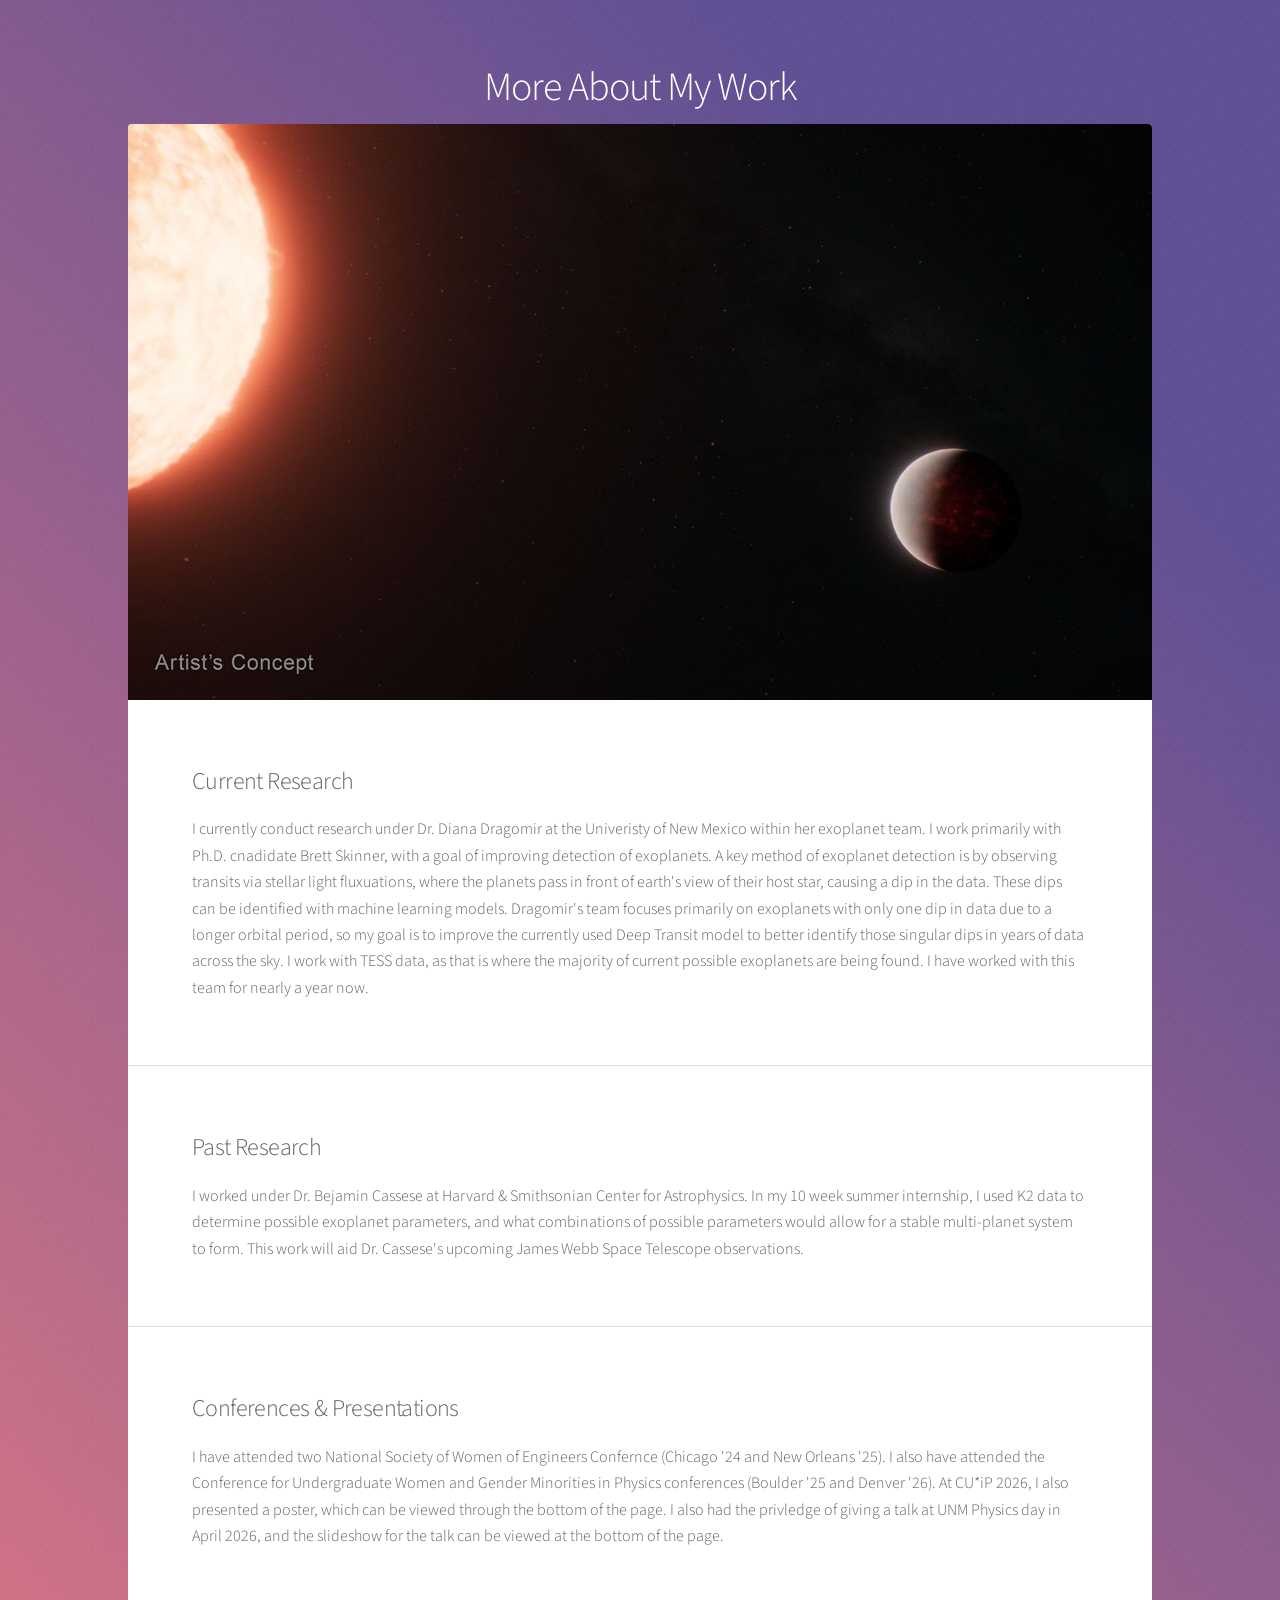
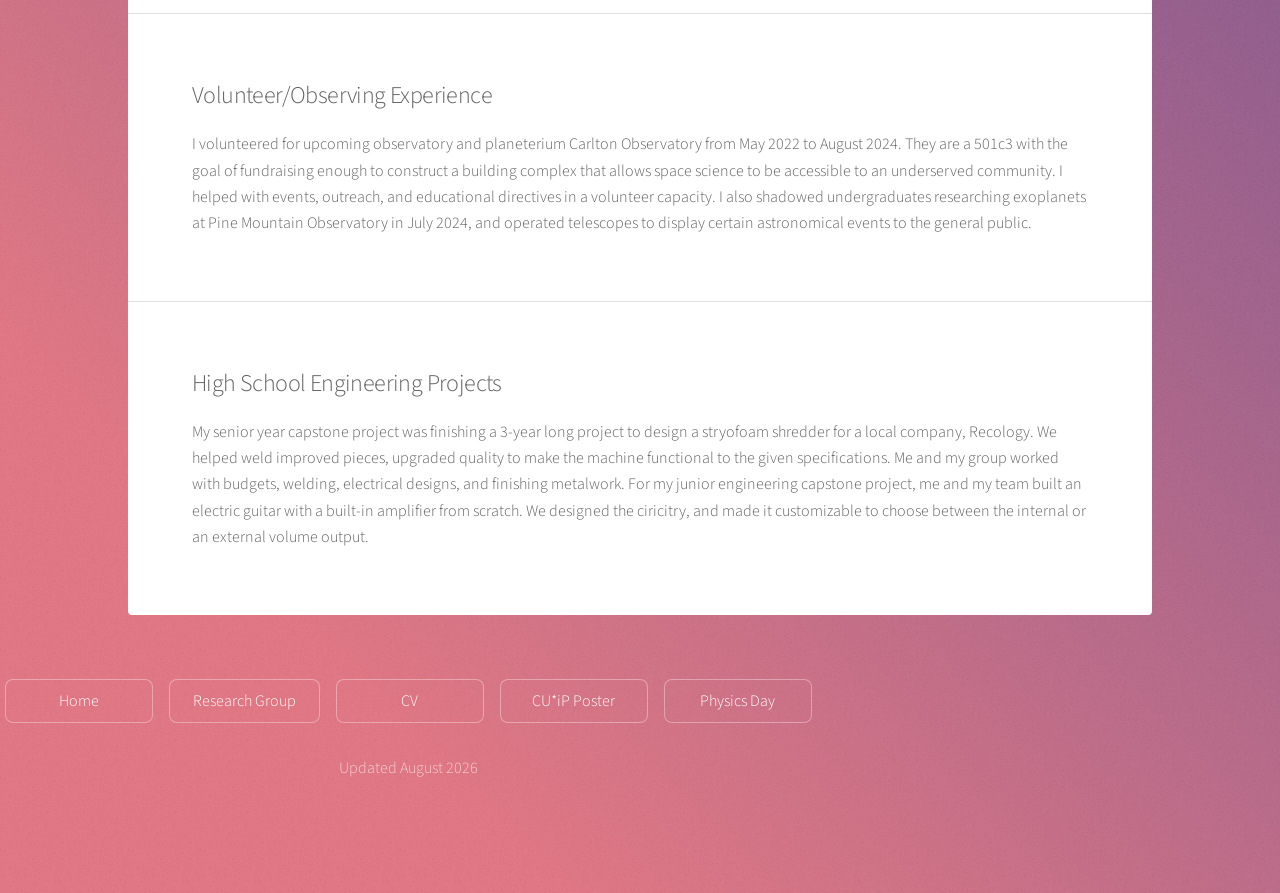
<file: generic.html>
<!DOCTYPE HTML>
<!--
	Stellar by HTML5 UP
	html5up.net | @ajlkn
	Free for personal and commercial use under the CCA 3.0 license (html5up.net/license) 
--> 
<html>
	<head>
		<title>More About My Work</title>
		<meta charset="utf-8" />
		<meta name="viewport" content="width=device-width, initial-scale=1, user-scalable=no" />
		<link rel="stylesheet" href="assets/css/main.css" />
		<noscript><link rel="stylesheet" href="assets/css/noscript.css" /></noscript>
	</head>
	<body class="is-preload">

		<!-- Wrapper -->
			<div id="wrapper">

				<!-- Header -->
					<header id="header">
						<h1>More About My Work</h1>
						
					</header>

				<!-- Main -->
					<div id="main">

						<!-- Content -->

							<section class="main">
							    <span class="image main"><img src="images/11.jpeg" alt="" /></span>
							
							    <h2>Current Research</h2>
							    <p>I currently conduct research under Dr. Diana Dragomir at the Univeristy of New Mexico within her exoplanet team. I work primarily with Ph.D. cnadidate Brett Skinner, with a goal of improving detection of exoplanets. A key method of exoplanet detection is by observing transits via stellar light fluxuations, where the planets pass in front of earth's view of their host star, causing a dip in the data. These dips can be identified with machine learning models. Dragomir's team focuses primarily on exoplanets with only one dip in data due to a longer orbital period, so my goal is to improve the currently used Deep Transit model to better identify those singular dips in years of data across the sky. I work with TESS data, as that is where the majority of current possible exoplanets are being found. I have worked with this team for nearly a year now.</p>
							</section>
							
							<section class="main">
							    <h2>Past Research</h2>
							    <p>I worked under Dr. Bejamin Cassese at Harvard & Smithsonian Center for Astrophysics. In my 10 week summer internship, I used K2 data to determine possible exoplanet parameters, and what combinations of possible parameters would allow for a stable multi-planet system to form. This work will aid Dr. Cassese's upcoming James Webb Space Telescope observations. </p>
							</section>
							
							<section class="main">
							    <h2>Conferences & Presentations</h2>
							    <p>I have attended two National Society of Women of Engineers Confernce (Chicago '24 and New Orleans '25). I also have attended the Conference for Undergraduate Women and Gender Minorities in Physics conferences (Boulder '25 and Denver '26). At CU*iP 2026, I also presented a poster, which can be viewed through the bottom of the page. I also had the privledge of giving a talk at UNM Physics day in April 2026, and the slideshow for the talk can be viewed at the bottom of the page.</p>
							</section>

							<section class="main">
							    <h2>Volunteer/Observing Experience</h2>
							    <p>I volunteered for upcoming observatory and planeterium Carlton Observatory from May 2022 to August 2024. They are a 501c3 with the goal of fundraising enough to construct a building complex that allows space science to be accessible to an underserved community. I helped with events, outreach, and educational directives in a volunteer capacity. I also shadowed undergraduates researching exoplanets at Pine Mountain Observatory in July 2024, and operated telescopes to display certain astronomical events to the general public.</p>
							</section>
						
							<section class="main">
							    <h2>High School Engineering Projects</h2>
							    <p>My senior year capstone project was finishing a 3-year long project to design a stryofoam shredder for a local company, Recology. We helped weld improved pieces, upgraded quality to make the machine functional to the given specifications. Me and my group worked with budgets, welding, electrical designs, and finishing metalwork. For my junior engineering capstone project, me and my team built an electric guitar with a built-in amplifier from scratch. We designed the ciricitry, and made it customizable to choose between the internal or an external volume output. </p>
							</section>
							

					</div>

				<footer id="footer">
				    <div>
				
				        <ul class="actions">
				            <li><a href="home.html" class="button">Home</a></li>
				            <li><a href="https://exoplanets.unm.edu/" class="button">Research Group</a></li>
				            <li><a href="cv.html" class="button">CV</a></li>
				            <li><a href="cu26.html" class="button">CU*iP Poster</a></li>
							<li><a href="PD26.html" class="button">Physics Day</a></li>
				        </ul>
				
				
				        <p>
				            Updated August 2026
				        </p>
				
				    </div>
				</footer>





			</div>

		<!-- Scripts -->
			<script src="assets/js/jquery.min.js"></script>
			<script src="assets/js/jquery.scrollex.min.js"></script>
			<script src="assets/js/jquery.scrolly.min.js"></script>
			<script src="assets/js/browser.min.js"></script>
			<script src="assets/js/breakpoints.min.js"></script>
			<script src="assets/js/util.js"></script>
			<script src="assets/js/main.js"></script>

	</body>

</html>
</file>
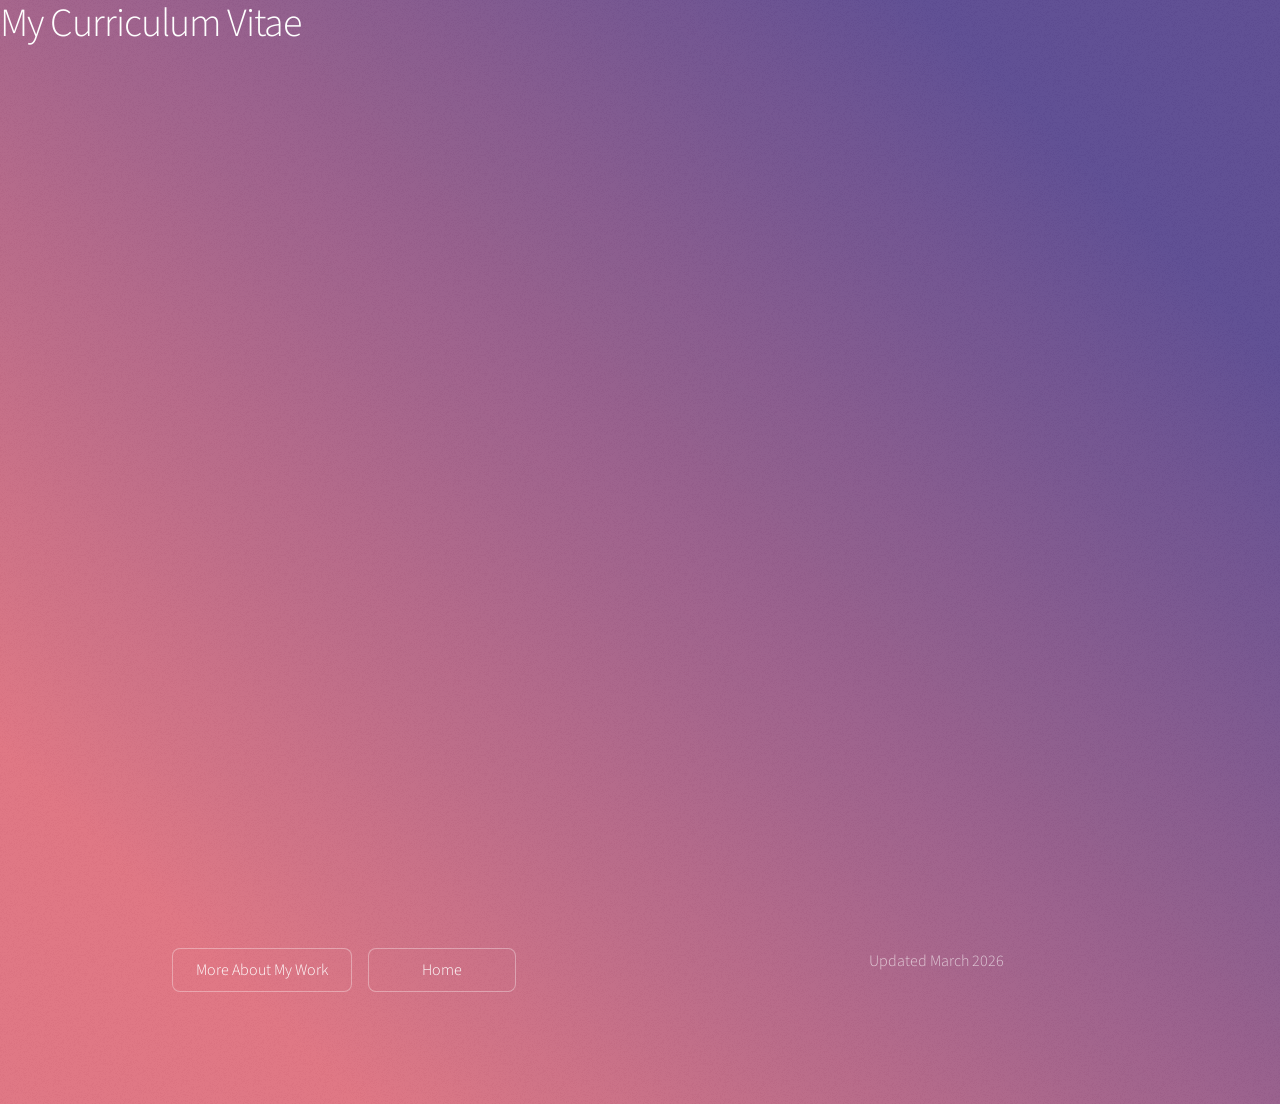
<file: mamw.html>
<!DOCTYPE HTML>
<html>
<head>
    <title>My Curriculum Vitae</title>
    <meta charset="utf-8" />
	<meta name="viewport" content="width=device-width, initial-scale=1, user-scalable=no" />
	<link rel="stylesheet" href="assets/css/main.css" />
	<noscript><link rel="stylesheet" href="assets/css/noscript.css" /></noscript>
</head>

<body class="is-preload">
    <h1>My Curriculum Vitae</h1>

    <iframe src="assets/Shaver_Allison_CV.pdf" 
            width="100%" 
            height="800px">
    </iframe>

	<footer id="footer">
	
						<section>
							<ul class="actions special">
								<li><a href="generic.html" class="button">More About My Work</a></li>
								<li><a href="index.html" class="button">Home</a></li>
						
							</ul>
						</section>
					
						<section>
							<p style="text-align:center;">Updated March 2026</p>
						</section>
					
					</footer>
	
		<script src="assets/js/jquery.min.js"></script>
				<script src="assets/js/jquery.scrollex.min.js"></script>
				<script src="assets/js/jquery.scrolly.min.js"></script>
				<script src="assets/js/browser.min.js"></script>
				<script src="assets/js/breakpoints.min.js"></script>
				<script src="assets/js/util.js"></script>
				<script src="assets/js/main.js"></script>	
</body>


</html>
</file>
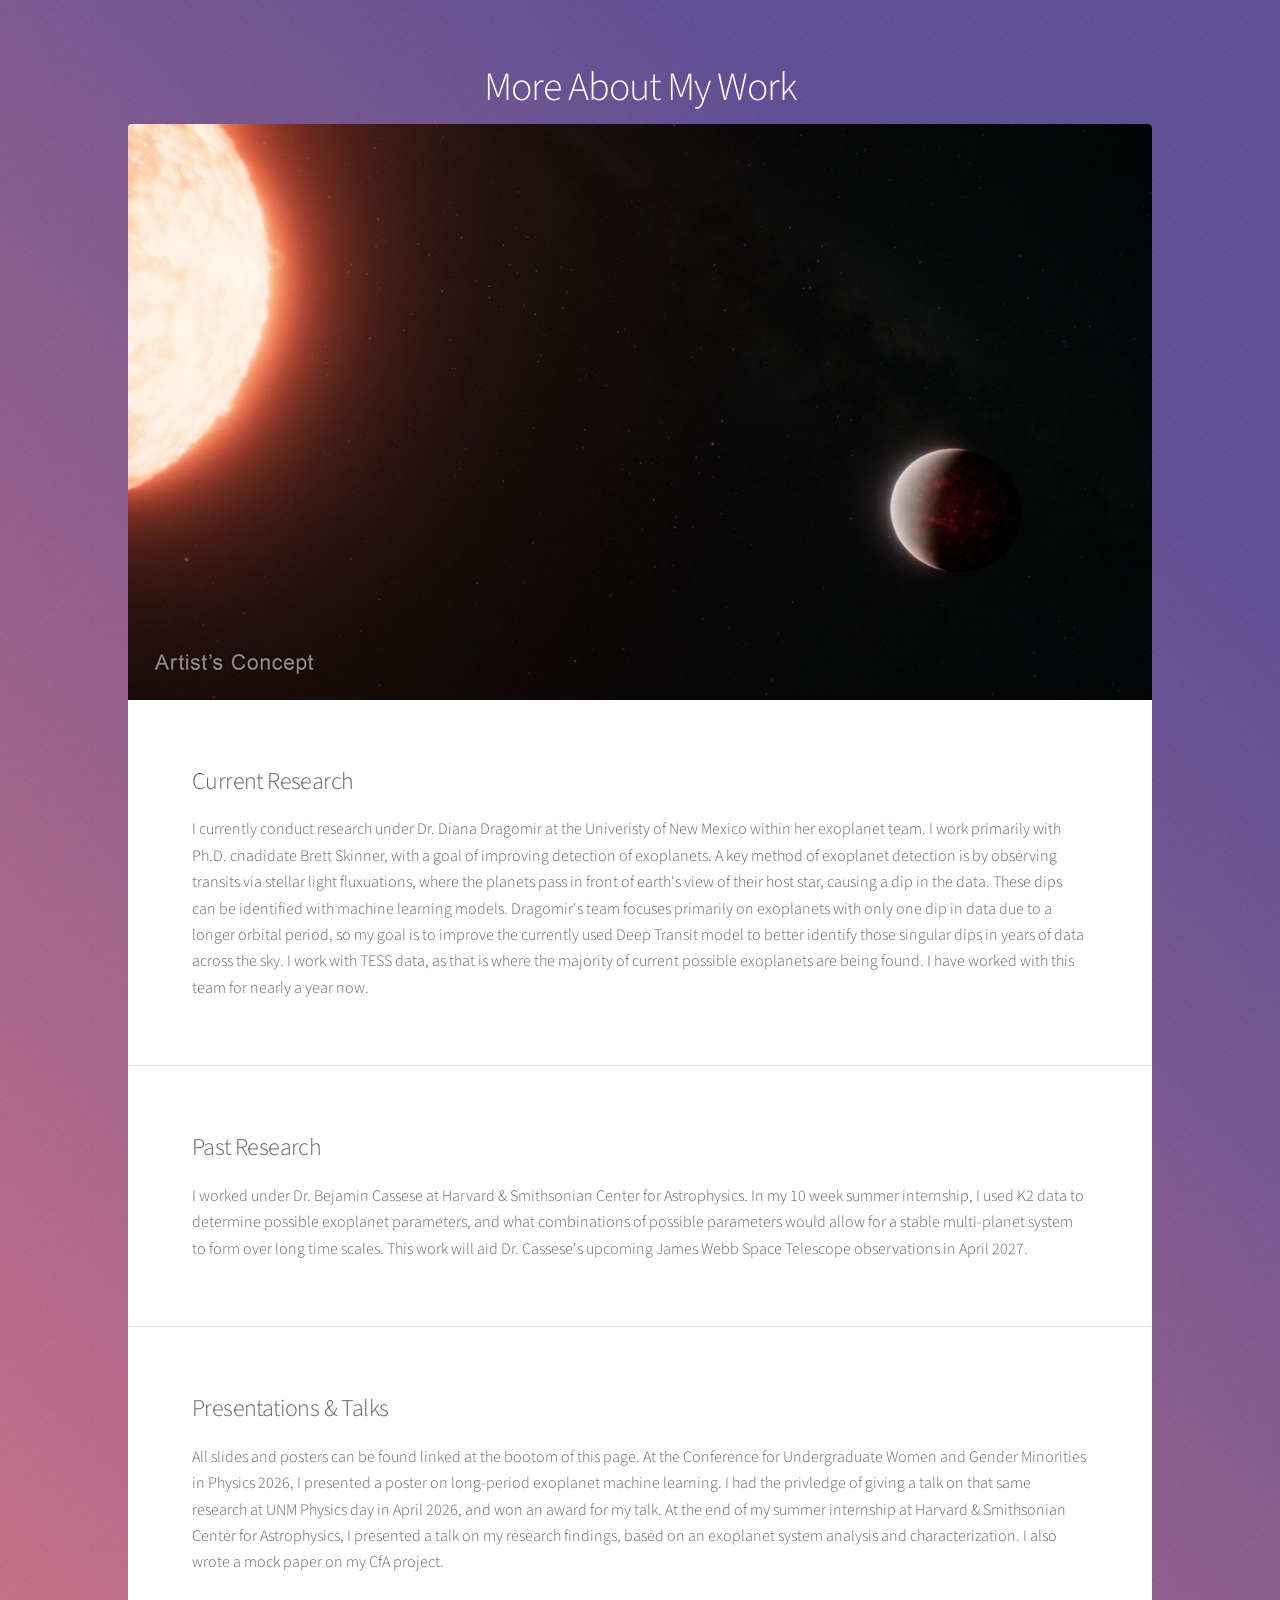
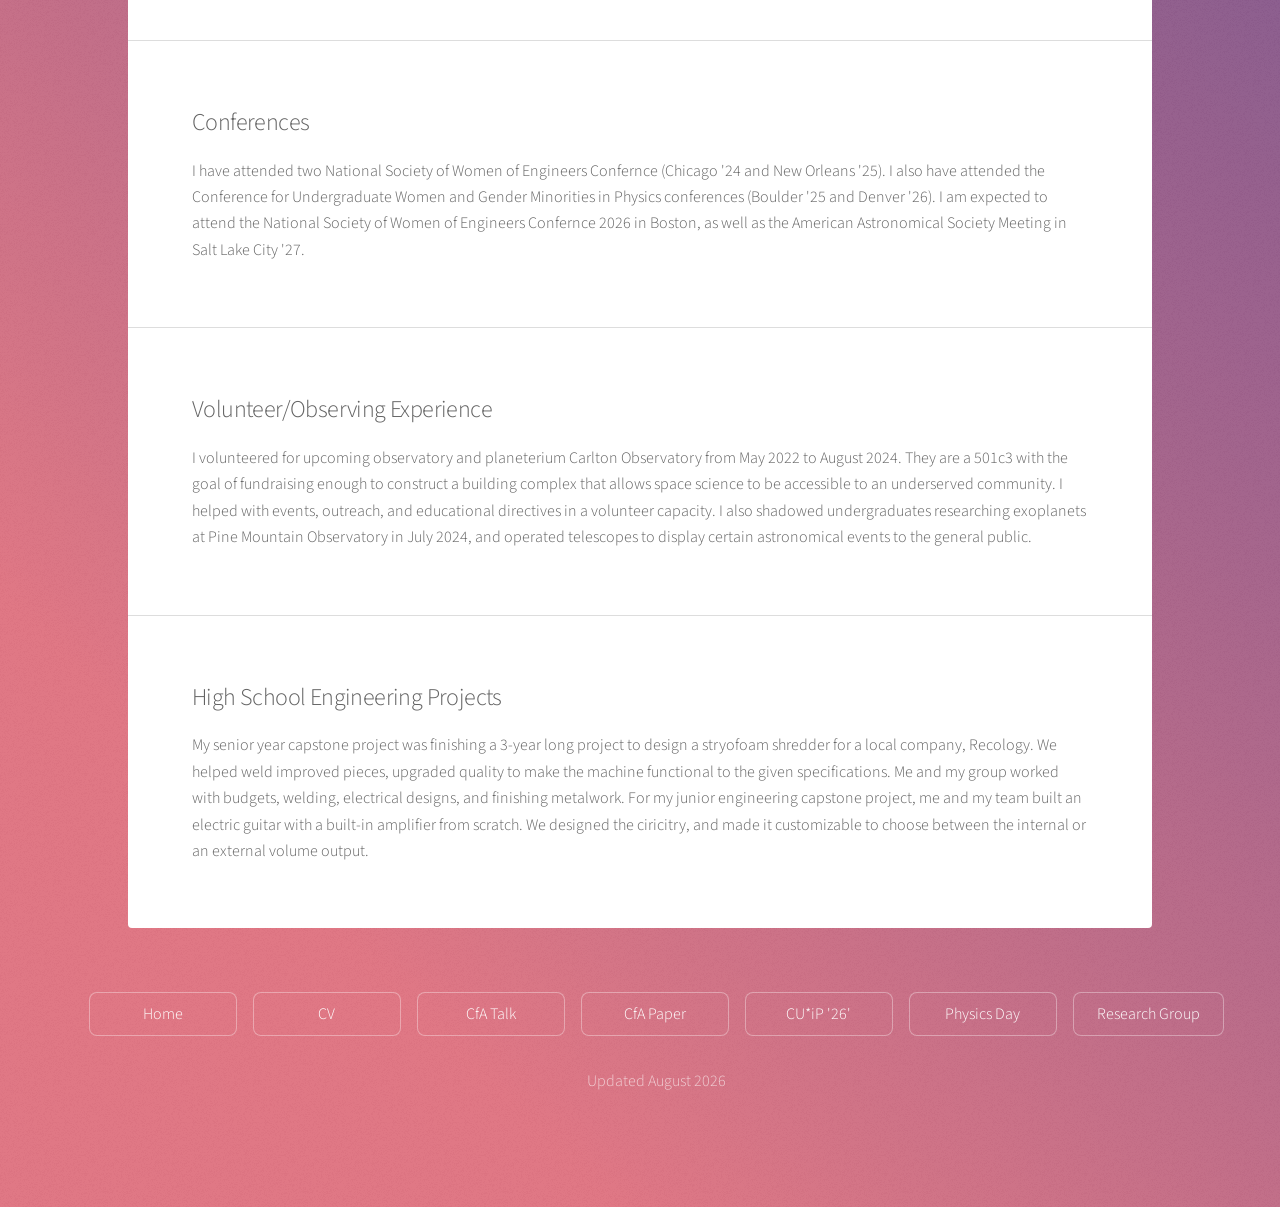
<file: mywork.html>
<!DOCTYPE HTML>
<!--
	Stellar by HTML5 UP
	html5up.net | @ajlkn
	Free for personal and commercial use under the CCA 3.0 license (html5up.net/license) 
--> 
<html>
	<head>
		<title>More About My Work</title>
		<meta charset="utf-8" />
		<meta name="viewport" content="width=device-width, initial-scale=1, user-scalable=no" />
		<link rel="stylesheet" href="assets/css/main.css" />
		<noscript><link rel="stylesheet" href="assets/css/noscript.css" /></noscript>
	</head>
	<body class="is-preload">

		<!-- Wrapper -->
			<div id="wrapper">

				<!-- Header -->
					<header id="header">
						<h1>More About My Work</h1>
						
					</header>

				<!-- Main -->
					<div id="main">

						<!-- Content -->

							<section class="main">
							    <span class="image main"><img src="images/11.jpeg" alt="" /></span>
							
							    <h2>Current Research</h2>
							    <p>I currently conduct research under Dr. Diana Dragomir at the Univeristy of New Mexico within her exoplanet team. I work primarily with Ph.D. cnadidate Brett Skinner, with a goal of improving detection of exoplanets. A key method of exoplanet detection is by observing transits via stellar light fluxuations, where the planets pass in front of earth's view of their host star, causing a dip in the data. These dips can be identified with machine learning models. Dragomir's team focuses primarily on exoplanets with only one dip in data due to a longer orbital period, so my goal is to improve the currently used Deep Transit model to better identify those singular dips in years of data across the sky. I work with TESS data, as that is where the majority of current possible exoplanets are being found. I have worked with this team for nearly a year now.</p>
							</section>
							
							<section class="main">
							    <h2>Past Research</h2>
							    <p>I worked under Dr. Bejamin Cassese at Harvard & Smithsonian Center for Astrophysics. In my 10 week summer internship, I used K2 data to determine possible exoplanet parameters, and what combinations of possible parameters would allow for a stable multi-planet system to form over long time scales. This work will aid Dr. Cassese's upcoming James Webb Space Telescope observations in April 2027. </p>
							</section>
							
							<section class="main">
							    <h2>Presentations & Talks</h2>
							    <p> All slides and posters can be found linked at the bootom of this page. At the Conference for Undergraduate Women and Gender Minorities in Physics 2026, I presented a poster on long-period exoplanet machine learning. I had the privledge of giving a talk on that same research at UNM Physics day in April 2026, and won an award for my talk. At the end of my summer internship at Harvard & Smithsonian Center for Astrophysics, I presented a talk on my research findings, based on an exoplanet system analysis and characterization. I also wrote a mock paper on my CfA project.</p>
							</section>

							<section class="main">
							    <h2>Conferences</h2>
							    <p>I have attended two National Society of Women of Engineers Confernce (Chicago '24 and New Orleans '25). I also have attended the Conference for Undergraduate Women and Gender Minorities in Physics conferences (Boulder '25 and Denver '26). I am expected to attend the National Society of Women of Engineers Confernce 2026 in Boston, as well as the American Astronomical Society Meeting in Salt Lake City '27.</p>
							</section>

							<section class="main">
							    <h2>Volunteer/Observing Experience</h2>
							    <p>I volunteered for upcoming observatory and planeterium Carlton Observatory from May 2022 to August 2024. They are a 501c3 with the goal of fundraising enough to construct a building complex that allows space science to be accessible to an underserved community. I helped with events, outreach, and educational directives in a volunteer capacity. I also shadowed undergraduates researching exoplanets at Pine Mountain Observatory in July 2024, and operated telescopes to display certain astronomical events to the general public.</p>
							</section>
						
							<section class="main">
							    <h2>High School Engineering Projects</h2>
							    <p>My senior year capstone project was finishing a 3-year long project to design a stryofoam shredder for a local company, Recology. We helped weld improved pieces, upgraded quality to make the machine functional to the given specifications. Me and my group worked with budgets, welding, electrical designs, and finishing metalwork. For my junior engineering capstone project, me and my team built an electric guitar with a built-in amplifier from scratch. We designed the ciricitry, and made it customizable to choose between the internal or an external volume output. </p>
							</section>
							

					</div>

				<footer id="footer">
				    <div class="inner">
				
				        <ul class="actions">
							<li><a href="index.html" class="button">Home</a></li>
							<li><a href="cv.html" class="button">CV</a></li>
							<li><a href="CfA.html" class="button">CfA Talk</a></li>
							<li><a href="CfA.html" class="button">CfA Paper</a></li>
							<li><a href="cu26.html" class="button">CU*iP '26'</a></li>
							<li><a href="PD26.html" class="button">Physics Day</a></li>
							<li><a href="https://exoplanets.unm.edu/" class="button">Research Group</a></li>
						</ul>
				
				
				        <p>
				            Updated August 2026
				        </p>
				
				    </div>
				</footer>



			</div>

		<!-- Scripts -->
			<script src="assets/js/jquery.min.js"></script>
			<script src="assets/js/jquery.scrollex.min.js"></script>
			<script src="assets/js/jquery.scrolly.min.js"></script>
			<script src="assets/js/browser.min.js"></script>
			<script src="assets/js/breakpoints.min.js"></script>
			<script src="assets/js/util.js"></script>
			<script src="assets/js/main.js"></script>

	</body>

</html>
</file>
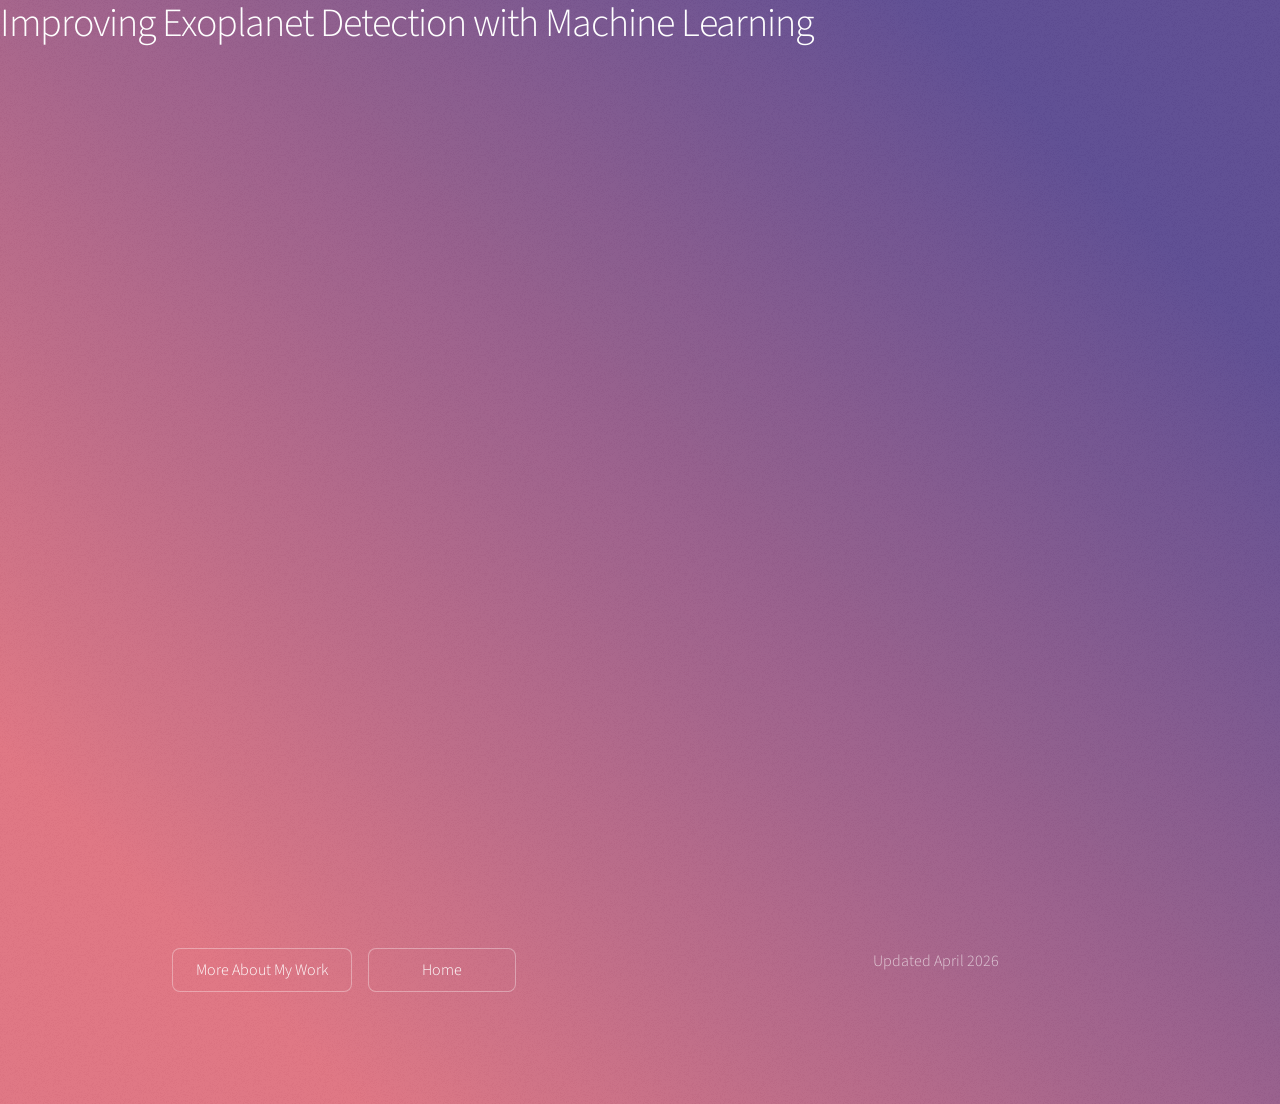
<file: PD26.html>
<!DOCTYPE HTML>
<html>
<head>
    <title>Improving Exoplanet Detection with Machine Learning</title>
    <meta charset="utf-8" />
	<meta name="viewport" content="width=device-width, initial-scale=1, user-scalable=no" />
	<link rel="stylesheet" href="assets/css/main.css" />
	<noscript><link rel="stylesheet" href="assets/css/noscript.css" /></noscript>
</head>

<body class="is-preload">
    <h1>Improving Exoplanet Detection with Machine Learning</h1>

    <iframe src="assets/PD26.pdf" 
            width="100%" 
            height="800px">
    </iframe>

	<footer id="footer">
	
						<section>
							<ul class="actions special">
								<li><a href="mywork.html" class="button">More About My Work</a></li>
								<li><a href="index.html" class="button">Home</a></li>
						
							</ul>
						</section>
					
						<section>
							<p style="text-align:center;">Updated April 2026</p>
						</section>
					
					</footer>
	
		<script src="assets/js/jquery.min.js"></script>
				<script src="assets/js/jquery.scrollex.min.js"></script>
				<script src="assets/js/jquery.scrolly.min.js"></script>
				<script src="assets/js/browser.min.js"></script>
				<script src="assets/js/breakpoints.min.js"></script>
				<script src="assets/js/util.js"></script>
				<script src="assets/js/main.js"></script>	
</body>


</html>
</file>
<file: assets/css/noscript.css>
/*
	Stellar by HTML5 UP
	html5up.net | @ajlkn
	Free for personal and commercial use under the CCA 3.0 license (html5up.net/license)
*/

/* Header */

	body.is-preload #header.alt > * {
		opacity: 1;
	}

	body.is-preload #header.alt .logo {
		-moz-transform: none;
		-webkit-transform: none;
		-ms-transform: none;
		transform: none;
	}
</file>
<file: assets/css/main.css>
@import url(fontawesome-all.min.css);
@import 'https://fonts.googleapis.com/css?family=Source+Sans+Pro:300,400';

/*
	Stellar by HTML5 UP
	html5up.net | @ajlkn
	Free for personal and commercial use under the CCA 3.0 license (html5up.net/license)
*/

html, body, div, span, applet, object,
iframe, h1, h2, h3, h4, h5, h6, p, blockquote,
pre, a, abbr, acronym, address, big, cite,
code, del, dfn, em, img, ins, kbd, q, s, samp,
small, strike, strong, sub, sup, tt, var, b,
u, i, center, dl, dt, dd, ol, ul, li, fieldset,
form, label, legend, table, caption, tbody,
tfoot, thead, tr, th, td, article, aside,
canvas, details, embed, figure, figcaption,
footer, header, hgroup, menu, nav, output, ruby,
section, summary, time, mark, audio, video {
	margin: 0;
	padding: 0;
	border: 0;
	font-size: 100%;
	font: inherit;
	vertical-align: baseline;}

article, aside, details, figcaption, figure,
footer, header, hgroup, menu, nav, section {
	display: block;}

body {
	line-height: 1;
}

ol, ul {
	list-style: none;
}

blockquote, q {
	quotes: none;
}

	blockquote:before, blockquote:after, q:before, q:after {
		content: '';
		content: none;
	}

table {
	border-collapse: collapse;
	border-spacing: 0;
}

body {
	-webkit-text-size-adjust: none;
}

mark {
	background-color: transparent;
	color: inherit;
}

input::-moz-focus-inner {
	border: 0;
	padding: 0;
}

input, select, textarea {
	-moz-appearance: none;
	-webkit-appearance: none;
	-ms-appearance: none;
	appearance: none;
}

/* Basic */

	@-ms-viewport {
		width: device-width;
	}

	body {
		-ms-overflow-style: scrollbar;
	}

	@media screen and (max-width: 480px) {

		html, body {
			min-width: 320px;
		}

	}

	html {
		box-sizing: border-box;
	}

	*, *:before, *:after {
		box-sizing: inherit;
	}

	body {
		background-color: #935d8c;
		background-image: url("images/overlay.png"), -moz-linear-gradient(45deg, #e37682 15%, #5f4d93 85%);
		background-image: url("images/overlay.png"), -webkit-linear-gradient(45deg, #e37682 15%, #5f4d93 85%);
		background-image: url("images/overlay.png"), -ms-linear-gradient(45deg, #e37682 15%, #5f4d93 85%);
		background-image: url("images/overlay.png"), linear-gradient(45deg, #e37682 15%, #5f4d93 85%);
	}

		body.is-preload *, body.is-preload *:before, body.is-preload *:after {
			-moz-animation: none !important;
			-webkit-animation: none !important;
			-ms-animation: none !important;
			animation: none !important;
			-moz-transition: none !important;
			-webkit-transition: none !important;
			-ms-transition: none !important;
			transition: none !important;
		}

/* Type */

	body {
		background-color: #935d8c;
		color: rgba(255, 255, 255, 0.65);
	}

	body, input, select, textarea {
		font-family: "Source Sans Pro", Helvetica, sans-serif;
		font-size: 17pt;
		font-weight: 300;
		line-height: 1.65;
	}

		@media screen and (max-width: 1680px) {

			body, input, select, textarea {
				font-size: 14pt;
			}

		}

		@media screen and (max-width: 1280px) {

			body, input, select, textarea {
				font-size: 12pt;
			}

		}

		@media screen and (max-width: 360px) {

			body, input, select, textarea {
				font-size: 11pt;
			}

		}

	a {
		-moz-transition: color 0.2s ease, border-bottom 0.2s ease;
		-webkit-transition: color 0.2s ease, border-bottom 0.2s ease;
		-ms-transition: color 0.2s ease, border-bottom 0.2s ease;
		transition: color 0.2s ease, border-bottom 0.2s ease;
		text-decoration: none;
		border-bottom: dotted 1px;
		color: inherit;
	}

		a:hover {
			border-bottom-color: transparent;
		}

	strong, b {
		font-weight: 400;
	}

	em, i {
		font-style: italic;
	}

	p {
		margin: 0 0 2em 0;
	}

		p.content {
			-moz-columns: 20em 2;
			-webkit-columns: 20em 2;
			-ms-columns: 20em 2;
			columns: 20em 2;
			-moz-column-gap: 2em;
			-webkit-column-gap: 2em;
			-ms-column-gap: 2em;
			column-gap: 2em;
			text-align: justify;
		}

	h1, h2, h3, h4, h5, h6 {
		font-weight: 300;
		line-height: 1.5;
		margin: 0 0 0.7em 0;
		letter-spacing: -0.025em;
	}

		h1 a, h2 a, h3 a, h4 a, h5 a, h6 a {
			color: inherit;
			text-decoration: none;
		}

	h1 {
		font-size: 2.5em;
		line-height: 1.2;
	}

	h2 {
		font-size: 1.5em;
	}

	h3 {
		font-size: 1.25em;
	}

	h4 {
		font-size: 1.1em;
	}

	h5 {
		font-size: 0.9em;
	}

	h6 {
		font-size: 0.7em;
	}

	@media screen and (max-width: 736px) {

		h1 {
			font-size: 2em;
		}

	}

	sub {
		font-size: 0.8em;
		position: relative;
		top: 0.5em;
	}

	sup {
		font-size: 0.8em;
		position: relative;
		top: -0.5em;
	}

	blockquote {
		border-left: solid 4px;
		font-style: italic;
		margin: 0 0 2em 0;
		padding: 0.5em 0 0.5em 2em;
	}

	code {
		border-radius: 8px;
		border: solid 1px;
		font-family: "Courier New", monospace;
		font-size: 0.9em;
		margin: 0 0.25em;
		padding: 0.25em 0.65em;
	}

	pre {
		-webkit-overflow-scrolling: touch;
		font-family: "Courier New", monospace;
		font-size: 0.9em;
		margin: 0 0 2em 0;
	}

		pre code {
			display: block;
			line-height: 1.75;
			padding: 1em 1.5em;
			overflow-x: auto;
		}

	hr {
		border: 0;
		border-bottom: solid 1px;
		margin: 2em 0;
	}

		hr.major {
			margin: 3em 0;
		}

	.align-left {
		text-align: left;
	}

	.align-center {
		text-align: center;
	}

	.align-right {
		text-align: right;
	}

	input, select, textarea {
		color: #ffffff;
	}

	a:hover {
		color: #ffffff;
	}

	strong, b {
		color: #ffffff;
	}

	h1, h2, h3, h4, h5, h6 {
		color: #ffffff;
	}

	blockquote {
		border-left-color: rgba(255, 255, 255, 0.35);
	}

	code {
		background: rgba(255, 255, 255, 0.075);
		border-color: rgba(255, 255, 255, 0.35);
	}

	hr {
		border-bottom-color: rgba(255, 255, 255, 0.35);
	}

/* Row */

	.row {
		display: flex;
		flex-wrap: wrap;
		box-sizing: border-box;
		align-items: stretch;
	}

		.row > * {
			box-sizing: border-box;
		}

		.row.gtr-uniform > * > :last-child {
			margin-bottom: 0;
		}

		.row.aln-left {
			justify-content: flex-start;
		}

		.row.aln-center {
			justify-content: center;
		}

		.row.aln-right {
			justify-content: flex-end;
		}

		.row.aln-top {
			align-items: flex-start;
		}

		.row.aln-middle {
			align-items: center;
		}

		.row.aln-bottom {
			align-items: flex-end;
		}

		.row > .imp {
			order: -1;
		}

		.row > .col-1 {
			width: 8.33333%;
		}

		.row > .off-1 {
			margin-left: 8.33333%;
		}

		.row > .col-2 {
			width: 16.66667%;
		}

		.row > .off-2 {
			margin-left: 16.66667%;
		}

		.row > .col-3 {
			width: 25%;
		}

		.row > .off-3 {
			margin-left: 25%;
		}

		.row > .col-4 {
			width: 33.33333%;
		}

		.row > .off-4 {
			margin-left: 33.33333%;
		}

		.row > .col-5 {
			width: 41.66667%;
		}

		.row > .off-5 {
			margin-left: 41.66667%;
		}

		.row > .col-6 {
			width: 50%;
		}

		.row > .off-6 {
			margin-left: 50%;
		}

		.row > .col-7 {
			width: 58.33333%;
		}

		.row > .off-7 {
			margin-left: 58.33333%;
		}

		.row > .col-8 {
			width: 66.66667%;
		}

		.row > .off-8 {
			margin-left: 66.66667%;
		}

		.row > .col-9 {
			width: 75%;
		}

		.row > .off-9 {
			margin-left: 75%;
		}

		.row > .col-10 {
			width: 83.33333%;
		}

		.row > .off-10 {
			margin-left: 83.33333%;
		}

		.row > .col-11 {
			width: 91.66667%;
		}

		.row > .off-11 {
			margin-left: 91.66667%;
		}

		.row > .col-12 {
			width: 100%;
		}

		.row > .off-12 {
			margin-left: 100%;
		}

		.row.gtr-0 {
			margin-top: 0;
			margin-left: 0em;
		}

			.row.gtr-0 > * {
				padding: 0 0 0 0em;
			}

			.row.gtr-0.gtr-uniform {
				margin-top: 0em;
			}

				.row.gtr-0.gtr-uniform > * {
					padding-top: 0em;
				}

		.row.gtr-25 {
			margin-top: 0;
			margin-left: -0.375em;
		}

			.row.gtr-25 > * {
				padding: 0 0 0 0.375em;
			}

			.row.gtr-25.gtr-uniform {
				margin-top: -0.375em;
			}

				.row.gtr-25.gtr-uniform > * {
					padding-top: 0.375em;
				}

		.row.gtr-50 {
			margin-top: 0;
			margin-left: -0.75em;
		}

			.row.gtr-50 > * {
				padding: 0 0 0 0.75em;
			}

			.row.gtr-50.gtr-uniform {
				margin-top: -0.75em;
			}

				.row.gtr-50.gtr-uniform > * {
					padding-top: 0.75em;
				}

		.row {
			margin-top: 0;
			margin-left: -1.5em;
		}

			.row > * {
				padding: 0 0 0 1.5em;
			}

			.row.gtr-uniform {
				margin-top: -1.5em;
			}

				.row.gtr-uniform > * {
					padding-top: 1.5em;
				}

		.row.gtr-150 {
			margin-top: 0;
			margin-left: -2.25em;
		}

			.row.gtr-150 > * {
				padding: 0 0 0 2.25em;
			}

			.row.gtr-150.gtr-uniform {
				margin-top: -2.25em;
			}

				.row.gtr-150.gtr-uniform > * {
					padding-top: 2.25em;
				}

		.row.gtr-200 {
			margin-top: 0;
			margin-left: -3em;
		}

			.row.gtr-200 > * {
				padding: 0 0 0 3em;
			}

			.row.gtr-200.gtr-uniform {
				margin-top: -3em;
			}

				.row.gtr-200.gtr-uniform > * {
					padding-top: 3em;
				}

		@media screen and (max-width: 1680px) {

			.row {
				display: flex;
				flex-wrap: wrap;
				box-sizing: border-box;
				align-items: stretch;
			}

				.row > * {
					box-sizing: border-box;
				}

				.row.gtr-uniform > * > :last-child {
					margin-bottom: 0;
				}

				.row.aln-left {
					justify-content: flex-start;
				}

				.row.aln-center {
					justify-content: center;
				}

				.row.aln-right {
					justify-content: flex-end;
				}

				.row.aln-top {
					align-items: flex-start;
				}

				.row.aln-middle {
					align-items: center;
				}

				.row.aln-bottom {
					align-items: flex-end;
				}

				.row > .imp-xlarge {
					order: -1;
				}

				.row > .col-1-xlarge {
					width: 8.33333%;
				}

				.row > .off-1-xlarge {
					margin-left: 8.33333%;
				}

				.row > .col-2-xlarge {
					width: 16.66667%;
				}

				.row > .off-2-xlarge {
					margin-left: 16.66667%;
				}

				.row > .col-3-xlarge {
					width: 25%;
				}

				.row > .off-3-xlarge {
					margin-left: 25%;
				}

				.row > .col-4-xlarge {
					width: 33.33333%;
				}

				.row > .off-4-xlarge {
					margin-left: 33.33333%;
				}

				.row > .col-5-xlarge {
					width: 41.66667%;
				}

				.row > .off-5-xlarge {
					margin-left: 41.66667%;
				}

				.row > .col-6-xlarge {
					width: 50%;
				}

				.row > .off-6-xlarge {
					margin-left: 50%;
				}

				.row > .col-7-xlarge {
					width: 58.33333%;
				}

				.row > .off-7-xlarge {
					margin-left: 58.33333%;
				}

				.row > .col-8-xlarge {
					width: 66.66667%;
				}

				.row > .off-8-xlarge {
					margin-left: 66.66667%;
				}

				.row > .col-9-xlarge {
					width: 75%;
				}

				.row > .off-9-xlarge {
					margin-left: 75%;
				}

				.row > .col-10-xlarge {
					width: 83.33333%;
				}

				.row > .off-10-xlarge {
					margin-left: 83.33333%;
				}

				.row > .col-11-xlarge {
					width: 91.66667%;
				}

				.row > .off-11-xlarge {
					margin-left: 91.66667%;
				}

				.row > .col-12-xlarge {
					width: 100%;
				}

				.row > .off-12-xlarge {
					margin-left: 100%;
				}

				.row.gtr-0 {
					margin-top: 0;
					margin-left: 0em;
				}

					.row.gtr-0 > * {
						padding: 0 0 0 0em;
					}

					.row.gtr-0.gtr-uniform {
						margin-top: 0em;
					}

						.row.gtr-0.gtr-uniform > * {
							padding-top: 0em;
						}

				.row.gtr-25 {
					margin-top: 0;
					margin-left: -0.375em;
				}

					.row.gtr-25 > * {
						padding: 0 0 0 0.375em;
					}

					.row.gtr-25.gtr-uniform {
						margin-top: -0.375em;
					}

						.row.gtr-25.gtr-uniform > * {
							padding-top: 0.375em;
						}

				.row.gtr-50 {
					margin-top: 0;
					margin-left: -0.75em;
				}

					.row.gtr-50 > * {
						padding: 0 0 0 0.75em;
					}

					.row.gtr-50.gtr-uniform {
						margin-top: -0.75em;
					}

						.row.gtr-50.gtr-uniform > * {
							padding-top: 0.75em;
						}

				.row {
					margin-top: 0;
					margin-left: -1.5em;
				}

					.row > * {
						padding: 0 0 0 1.5em;
					}

					.row.gtr-uniform {
						margin-top: -1.5em;
					}

						.row.gtr-uniform > * {
							padding-top: 1.5em;
						}

				.row.gtr-150 {
					margin-top: 0;
					margin-left: -2.25em;
				}

					.row.gtr-150 > * {
						padding: 0 0 0 2.25em;
					}

					.row.gtr-150.gtr-uniform {
						margin-top: -2.25em;
					}

						.row.gtr-150.gtr-uniform > * {
							padding-top: 2.25em;
						}

				.row.gtr-200 {
					margin-top: 0;
					margin-left: -3em;
				}

					.row.gtr-200 > * {
						padding: 0 0 0 3em;
					}

					.row.gtr-200.gtr-uniform {
						margin-top: -3em;
					}

						.row.gtr-200.gtr-uniform > * {
							padding-top: 3em;
						}

		}

		@media screen and (max-width: 1280px) {

			.row {
				display: flex;
				flex-wrap: wrap;
				box-sizing: border-box;
				align-items: stretch;
			}

				.row > * {
					box-sizing: border-box;
				}

				.row.gtr-uniform > * > :last-child {
					margin-bottom: 0;
				}

				.row.aln-left {
					justify-content: flex-start;
				}

				.row.aln-center {
					justify-content: center;
				}

				.row.aln-right {
					justify-content: flex-end;
				}

				.row.aln-top {
					align-items: flex-start;
				}

				.row.aln-middle {
					align-items: center;
				}

				.row.aln-bottom {
					align-items: flex-end;
				}

				.row > .imp-large {
					order: -1;
				}

				.row > .col-1-large {
					width: 8.33333%;
				}

				.row > .off-1-large {
					margin-left: 8.33333%;
				}

				.row > .col-2-large {
					width: 16.66667%;
				}

				.row > .off-2-large {
					margin-left: 16.66667%;
				}

				.row > .col-3-large {
					width: 25%;
				}

				.row > .off-3-large {
					margin-left: 25%;
				}

				.row > .col-4-large {
					width: 33.33333%;
				}

				.row > .off-4-large {
					margin-left: 33.33333%;
				}

				.row > .col-5-large {
					width: 41.66667%;
				}

				.row > .off-5-large {
					margin-left: 41.66667%;
				}

				.row > .col-6-large {
					width: 50%;
				}

				.row > .off-6-large {
					margin-left: 50%;
				}

				.row > .col-7-large {
					width: 58.33333%;
				}

				.row > .off-7-large {
					margin-left: 58.33333%;
				}

				.row > .col-8-large {
					width: 66.66667%;
				}

				.row > .off-8-large {
					margin-left: 66.66667%;
				}

				.row > .col-9-large {
					width: 75%;
				}

				.row > .off-9-large {
					margin-left: 75%;
				}

				.row > .col-10-large {
					width: 83.33333%;
				}

				.row > .off-10-large {
					margin-left: 83.33333%;
				}

				.row > .col-11-large {
					width: 91.66667%;
				}

				.row > .off-11-large {
					margin-left: 91.66667%;
				}

				.row > .col-12-large {
					width: 100%;
				}

				.row > .off-12-large {
					margin-left: 100%;
				}

				.row.gtr-0 {
					margin-top: 0;
					margin-left: 0em;
				}

					.row.gtr-0 > * {
						padding: 0 0 0 0em;
					}

					.row.gtr-0.gtr-uniform {
						margin-top: 0em;
					}

						.row.gtr-0.gtr-uniform > * {
							padding-top: 0em;
						}

				.row.gtr-25 {
					margin-top: 0;
					margin-left: -0.375em;
				}

					.row.gtr-25 > * {
						padding: 0 0 0 0.375em;
					}

					.row.gtr-25.gtr-uniform {
						margin-top: -0.375em;
					}

						.row.gtr-25.gtr-uniform > * {
							padding-top: 0.375em;
						}

				.row.gtr-50 {
					margin-top: 0;
					margin-left: -0.75em;
				}

					.row.gtr-50 > * {
						padding: 0 0 0 0.75em;
					}

					.row.gtr-50.gtr-uniform {
						margin-top: -0.75em;
					}

						.row.gtr-50.gtr-uniform > * {
							padding-top: 0.75em;
						}

				.row {
					margin-top: 0;
					margin-left: -1.5em;
				}

					.row > * {
						padding: 0 0 0 1.5em;
					}

					.row.gtr-uniform {
						margin-top: -1.5em;
					}

						.row.gtr-uniform > * {
							padding-top: 1.5em;
						}

				.row.gtr-150 {
					margin-top: 0;
					margin-left: -2.25em;
				}

					.row.gtr-150 > * {
						padding: 0 0 0 2.25em;
					}

					.row.gtr-150.gtr-uniform {
						margin-top: -2.25em;
					}

						.row.gtr-150.gtr-uniform > * {
							padding-top: 2.25em;
						}

				.row.gtr-200 {
					margin-top: 0;
					margin-left: -3em;
				}

					.row.gtr-200 > * {
						padding: 0 0 0 3em;
					}

					.row.gtr-200.gtr-uniform {
						margin-top: -3em;
					}

						.row.gtr-200.gtr-uniform > * {
							padding-top: 3em;
						}

		}

		@media screen and (max-width: 980px) {

			.row {
				display: flex;
				flex-wrap: wrap;
				box-sizing: border-box;
				align-items: stretch;
			}

				.row > * {
					box-sizing: border-box;
				}

				.row.gtr-uniform > * > :last-child {
					margin-bottom: 0;
				}

				.row.aln-left {
					justify-content: flex-start;
				}

				.row.aln-center {
					justify-content: center;
				}

				.row.aln-right {
					justify-content: flex-end;
				}

				.row.aln-top {
					align-items: flex-start;
				}

				.row.aln-middle {
					align-items: center;
				}

				.row.aln-bottom {
					align-items: flex-end;
				}

				.row > .imp-medium {
					order: -1;
				}

				.row > .col-1-medium {
					width: 8.33333%;
				}

				.row > .off-1-medium {
					margin-left: 8.33333%;
				}

				.row > .col-2-medium {
					width: 16.66667%;
				}

				.row > .off-2-medium {
					margin-left: 16.66667%;
				}

				.row > .col-3-medium {
					width: 25%;
				}

				.row > .off-3-medium {
					margin-left: 25%;
				}

				.row > .col-4-medium {
					width: 33.33333%;
				}

				.row > .off-4-medium {
					margin-left: 33.33333%;
				}

				.row > .col-5-medium {
					width: 41.66667%;
				}

				.row > .off-5-medium {
					margin-left: 41.66667%;
				}

				.row > .col-6-medium {
					width: 50%;
				}

				.row > .off-6-medium {
					margin-left: 50%;
				}

				.row > .col-7-medium {
					width: 58.33333%;
				}

				.row > .off-7-medium {
					margin-left: 58.33333%;
				}

				.row > .col-8-medium {
					width: 66.66667%;
				}

				.row > .off-8-medium {
					margin-left: 66.66667%;
				}

				.row > .col-9-medium {
					width: 75%;
				}

				.row > .off-9-medium {
					margin-left: 75%;
				}

				.row > .col-10-medium {
					width: 83.33333%;
				}

				.row > .off-10-medium {
					margin-left: 83.33333%;
				}

				.row > .col-11-medium {
					width: 91.66667%;
				}

				.row > .off-11-medium {
					margin-left: 91.66667%;
				}

				.row > .col-12-medium {
					width: 100%;
				}

				.row > .off-12-medium {
					margin-left: 100%;
				}

				.row.gtr-0 {
					margin-top: 0;
					margin-left: 0em;
				}

					.row.gtr-0 > * {
						padding: 0 0 0 0em;
					}

					.row.gtr-0.gtr-uniform {
						margin-top: 0em;
					}

						.row.gtr-0.gtr-uniform > * {
							padding-top: 0em;
						}

				.row.gtr-25 {
					margin-top: 0;
					margin-left: -0.375em;
				}

					.row.gtr-25 > * {
						padding: 0 0 0 0.375em;
					}

					.row.gtr-25.gtr-uniform {
						margin-top: -0.375em;
					}

						.row.gtr-25.gtr-uniform > * {
							padding-top: 0.375em;
						}

				.row.gtr-50 {
					margin-top: 0;
					margin-left: -0.75em;
				}

					.row.gtr-50 > * {
						padding: 0 0 0 0.75em;
					}

					.row.gtr-50.gtr-uniform {
						margin-top: -0.75em;
					}

						.row.gtr-50.gtr-uniform > * {
							padding-top: 0.75em;
						}

				.row {
					margin-top: 0;
					margin-left: -1.5em;
				}

					.row > * {
						padding: 0 0 0 1.5em;
					}

					.row.gtr-uniform {
						margin-top: -1.5em;
					}

						.row.gtr-uniform > * {
							padding-top: 1.5em;
						}

				.row.gtr-150 {
					margin-top: 0;
					margin-left: -2.25em;
				}

					.row.gtr-150 > * {
						padding: 0 0 0 2.25em;
					}

					.row.gtr-150.gtr-uniform {
						margin-top: -2.25em;
					}

						.row.gtr-150.gtr-uniform > * {
							padding-top: 2.25em;
						}

				.row.gtr-200 {
					margin-top: 0;
					margin-left: -3em;
				}

					.row.gtr-200 > * {
						padding: 0 0 0 3em;
					}

					.row.gtr-200.gtr-uniform {
						margin-top: -3em;
					}

						.row.gtr-200.gtr-uniform > * {
							padding-top: 3em;
						}

		}

		@media screen and (max-width: 736px) {

			.row {
				display: flex;
				flex-wrap: wrap;
				box-sizing: border-box;
				align-items: stretch;
			}

				.row > * {
					box-sizing: border-box;
				}

				.row.gtr-uniform > * > :last-child {
					margin-bottom: 0;
				}

				.row.aln-left {
					justify-content: flex-start;
				}

				.row.aln-center {
					justify-content: center;
				}

				.row.aln-right {
					justify-content: flex-end;
				}

				.row.aln-top {
					align-items: flex-start;
				}

				.row.aln-middle {
					align-items: center;
				}

				.row.aln-bottom {
					align-items: flex-end;
				}

				.row > .imp-small {
					order: -1;
				}

				.row > .col-1-small {
					width: 8.33333%;
				}

				.row > .off-1-small {
					margin-left: 8.33333%;
				}

				.row > .col-2-small {
					width: 16.66667%;
				}

				.row > .off-2-small {
					margin-left: 16.66667%;
				}

				.row > .col-3-small {
					width: 25%;
				}

				.row > .off-3-small {
					margin-left: 25%;
				}

				.row > .col-4-small {
					width: 33.33333%;
				}

				.row > .off-4-small {
					margin-left: 33.33333%;
				}

				.row > .col-5-small {
					width: 41.66667%;
				}

				.row > .off-5-small {
					margin-left: 41.66667%;
				}

				.row > .col-6-small {
					width: 50%;
				}

				.row > .off-6-small {
					margin-left: 50%;
				}

				.row > .col-7-small {
					width: 58.33333%;
				}

				.row > .off-7-small {
					margin-left: 58.33333%;
				}

				.row > .col-8-small {
					width: 66.66667%;
				}

				.row > .off-8-small {
					margin-left: 66.66667%;
				}

				.row > .col-9-small {
					width: 75%;
				}

				.row > .off-9-small {
					margin-left: 75%;
				}

				.row > .col-10-small {
					width: 83.33333%;
				}

				.row > .off-10-small {
					margin-left: 83.33333%;
				}

				.row > .col-11-small {
					width: 91.66667%;
				}

				.row > .off-11-small {
					margin-left: 91.66667%;
				}

				.row > .col-12-small {
					width: 100%;
				}

				.row > .off-12-small {
					margin-left: 100%;
				}

				.row.gtr-0 {
					margin-top: 0;
					margin-left: 0em;
				}

					.row.gtr-0 > * {
						padding: 0 0 0 0em;
					}

					.row.gtr-0.gtr-uniform {
						margin-top: 0em;
					}

						.row.gtr-0.gtr-uniform > * {
							padding-top: 0em;
						}

				.row.gtr-25 {
					margin-top: 0;
					margin-left: -0.25em;
				}

					.row.gtr-25 > * {
						padding: 0 0 0 0.25em;
					}

					.row.gtr-25.gtr-uniform {
						margin-top: -0.25em;
					}

						.row.gtr-25.gtr-uniform > * {
							padding-top: 0.25em;
						}

				.row.gtr-50 {
					margin-top: 0;
					margin-left: -0.5em;
				}

					.row.gtr-50 > * {
						padding: 0 0 0 0.5em;
					}

					.row.gtr-50.gtr-uniform {
						margin-top: -0.5em;
					}

						.row.gtr-50.gtr-uniform > * {
							padding-top: 0.5em;
						}

				.row {
					margin-top: 0;
					margin-left: -1em;
				}

					.row > * {
						padding: 0 0 0 1em;
					}

					.row.gtr-uniform {
						margin-top: -1em;
					}

						.row.gtr-uniform > * {
							padding-top: 1em;
						}

				.row.gtr-150 {
					margin-top: 0;
					margin-left: -1.5em;
				}

					.row.gtr-150 > * {
						padding: 0 0 0 1.5em;
					}

					.row.gtr-150.gtr-uniform {
						margin-top: -1.5em;
					}

						.row.gtr-150.gtr-uniform > * {
							padding-top: 1.5em;
						}

				.row.gtr-200 {
					margin-top: 0;
					margin-left: -2em;
				}

					.row.gtr-200 > * {
						padding: 0 0 0 2em;
					}

					.row.gtr-200.gtr-uniform {
						margin-top: -2em;
					}

						.row.gtr-200.gtr-uniform > * {
							padding-top: 2em;
						}

		}

		@media screen and (max-width: 480px) {

			.row {
				display: flex;
				flex-wrap: wrap;
				box-sizing: border-box;
				align-items: stretch;
			}

				.row > * {
					box-sizing: border-box;
				}

				.row.gtr-uniform > * > :last-child {
					margin-bottom: 0;
				}

				.row.aln-left {
					justify-content: flex-start;
				}

				.row.aln-center {
					justify-content: center;
				}

				.row.aln-right {
					justify-content: flex-end;
				}

				.row.aln-top {
					align-items: flex-start;
				}

				.row.aln-middle {
					align-items: center;
				}

				.row.aln-bottom {
					align-items: flex-end;
				}

				.row > .imp-xsmall {
					order: -1;
				}

				.row > .col-1-xsmall {
					width: 8.33333%;
				}

				.row > .off-1-xsmall {
					margin-left: 8.33333%;
				}

				.row > .col-2-xsmall {
					width: 16.66667%;
				}

				.row > .off-2-xsmall {
					margin-left: 16.66667%;
				}

				.row > .col-3-xsmall {
					width: 25%;
				}

				.row > .off-3-xsmall {
					margin-left: 25%;
				}

				.row > .col-4-xsmall {
					width: 33.33333%;
				}

				.row > .off-4-xsmall {
					margin-left: 33.33333%;
				}

				.row > .col-5-xsmall {
					width: 41.66667%;
				}

				.row > .off-5-xsmall {
					margin-left: 41.66667%;
				}

				.row > .col-6-xsmall {
					width: 50%;
				}

				.row > .off-6-xsmall {
					margin-left: 50%;
				}

				.row > .col-7-xsmall {
					width: 58.33333%;
				}

				.row > .off-7-xsmall {
					margin-left: 58.33333%;
				}

				.row > .col-8-xsmall {
					width: 66.66667%;
				}

				.row > .off-8-xsmall {
					margin-left: 66.66667%;
				}

				.row > .col-9-xsmall {
					width: 75%;
				}

				.row > .off-9-xsmall {
					margin-left: 75%;
				}

				.row > .col-10-xsmall {
					width: 83.33333%;
				}

				.row > .off-10-xsmall {
					margin-left: 83.33333%;
				}

				.row > .col-11-xsmall {
					width: 91.66667%;
				}

				.row > .off-11-xsmall {
					margin-left: 91.66667%;
				}

				.row > .col-12-xsmall {
					width: 100%;
				}

				.row > .off-12-xsmall {
					margin-left: 100%;
				}

				.row.gtr-0 {
					margin-top: 0;
					margin-left: 0em;
				}

					.row.gtr-0 > * {
						padding: 0 0 0 0em;
					}

					.row.gtr-0.gtr-uniform {
						margin-top: 0em;
					}

						.row.gtr-0.gtr-uniform > * {
							padding-top: 0em;
						}

				.row.gtr-25 {
					margin-top: 0;
					margin-left: -0.3125em;
				}

					.row.gtr-25 > * {
						padding: 0 0 0 0.3125em;
					}

					.row.gtr-25.gtr-uniform {
						margin-top: -0.3125em;
					}

						.row.gtr-25.gtr-uniform > * {
							padding-top: 0.3125em;
						}

				.row.gtr-50 {
					margin-top: 0;
					margin-left: -0.625em;
				}

					.row.gtr-50 > * {
						padding: 0 0 0 0.625em;
					}

					.row.gtr-50.gtr-uniform {
						margin-top: -0.625em;
					}

						.row.gtr-50.gtr-uniform > * {
							padding-top: 0.625em;
						}

				.row {
					margin-top: 0;
					margin-left: -1.25em;
				}

					.row > * {
						padding: 0 0 0 1.25em;
					}

					.row.gtr-uniform {
						margin-top: -1.25em;
					}

						.row.gtr-uniform > * {
							padding-top: 1.25em;
						}

				.row.gtr-150 {
					margin-top: 0;
					margin-left: -1.875em;
				}

					.row.gtr-150 > * {
						padding: 0 0 0 1.875em;
					}

					.row.gtr-150.gtr-uniform {
						margin-top: -1.875em;
					}

						.row.gtr-150.gtr-uniform > * {
							padding-top: 1.875em;
						}

				.row.gtr-200 {
					margin-top: 0;
					margin-left: -2.5em;
				}

					.row.gtr-200 > * {
						padding: 0 0 0 2.5em;
					}

					.row.gtr-200.gtr-uniform {
						margin-top: -2.5em;
					}

						.row.gtr-200.gtr-uniform > * {
							padding-top: 2.5em;
						}

		}

/* Box */

	.box {
		border-radius: 8px;
		border: solid;
		margin-bottom: 2em;
		padding: 1.5em;
	}

		.box > :last-child,
		.box > :last-child > :last-child,
		.box > :last-child > :last-child > :last-child {
			margin-bottom: 0;
		}

		.box.alt {
			border: 0;
			border-radius: 0;
			padding: 0;
		}

	.box {
		border-color: rgba(255, 255, 255, 0.35);
	}

/* Button */

	input[type="submit"],
	input[type="reset"],
	input[type="button"],
	button,
	.button {
		-moz-appearance: none;
		-webkit-appearance: none;
		-ms-appearance: none;
		appearance: none;
		-moz-transition: background-color 0.2s ease-in-out, color 0.2s ease-in-out;
		-webkit-transition: background-color 0.2s ease-in-out, color 0.2s ease-in-out;
		-ms-transition: background-color 0.2s ease-in-out, color 0.2s ease-in-out;
		transition: background-color 0.2s ease-in-out, color 0.2s ease-in-out;
		border-radius: 8px;
		border: 0;
		cursor: pointer;
		display: inline-block;
		font-weight: 300;
		height: 2.75em;
		line-height: 2.75em;
		min-width: 9.25em;
		padding: 0 1.5em;
		text-align: center;
		text-decoration: none;
		white-space: nowrap;
	}

		input[type="submit"].icon,
		input[type="reset"].icon,
		input[type="button"].icon,
		button.icon,
		.button.icon {
			padding-left: 1.35em;
		}

			input[type="submit"].icon:before,
			input[type="reset"].icon:before,
			input[type="button"].icon:before,
			button.icon:before,
			.button.icon:before {
				margin-right: 0.5em;
			}

		input[type="submit"].fit,
		input[type="reset"].fit,
		input[type="button"].fit,
		button.fit,
		.button.fit {
			width: 100%;
		}

		input[type="submit"].small,
		input[type="reset"].small,
		input[type="button"].small,
		button.small,
		.button.small {
			font-size: 0.8em;
		}

		input[type="submit"].large,
		input[type="reset"].large,
		input[type="button"].large,
		button.large,
		.button.large {
			font-size: 1.35em;
		}

		input[type="submit"].disabled, input[type="submit"]:disabled,
		input[type="reset"].disabled,
		input[type="reset"]:disabled,
		input[type="button"].disabled,
		input[type="button"]:disabled,
		button.disabled,
		button:disabled,
		.button.disabled,
		.button:disabled {
			pointer-events: none;
			opacity: 0.25;
		}

		@media screen and (max-width: 736px) {

			input[type="submit"],
			input[type="reset"],
			input[type="button"],
			button,
			.button {
				min-width: 0;
			}

		}

	input[type="submit"],
	input[type="reset"],
	input[type="button"],
	button,
	.button {
		background-color: transparent;
		box-shadow: inset 0 0 0 1px rgba(255, 255, 255, 0.35);
		color: #ffffff !important;
	}

		input[type="submit"]:hover,
		input[type="reset"]:hover,
		input[type="button"]:hover,
		button:hover,
		.button:hover {
			background-color: rgba(255, 255, 255, 0.075);
		}

		input[type="submit"]:active,
		input[type="reset"]:active,
		input[type="button"]:active,
		button:active,
		.button:active {
			background-color: rgba(255, 255, 255, 0.2);
		}

		input[type="submit"].icon:before,
		input[type="reset"].icon:before,
		input[type="button"].icon:before,
		button.icon:before,
		.button.icon:before {
			color: rgba(255, 255, 255, 0.5);
		}

		input[type="submit"].primary,
		input[type="reset"].primary,
		input[type="button"].primary,
		button.primary,
		.button.primary {
			background-color: #8cc9f0;
			color: #ffffff !important;
			box-shadow: none;
		}

			input[type="submit"].primary:hover,
			input[type="reset"].primary:hover,
			input[type="button"].primary:hover,
			button.primary:hover,
			.button.primary:hover {
				background-color: #9acff2;
			}

			input[type="submit"].primary:active,
			input[type="reset"].primary:active,
			input[type="button"].primary:active,
			button.primary:active,
			.button.primary:active {
				background-color: #7ec3ee;
			}

			input[type="submit"].primary.icon:before,
			input[type="reset"].primary.icon:before,
			input[type="button"].primary.icon:before,
			button.primary.icon:before,
			.button.primary.icon:before {
				color: #ffffff !important;
			}

/* Form */

	form {
		margin: 0 0 2em 0;
	}

	label {
		display: block;
		font-size: 0.9em;
		font-weight: 400;
		margin: 0 0 1em 0;
	}

	input[type="text"],
	input[type="password"],
	input[type="email"],
	select,
	textarea {
		-moz-appearance: none;
		-webkit-appearance: none;
		-ms-appearance: none;
		appearance: none;
		border-radius: 8px;
		border: solid 1px;
		color: inherit;
		display: block;
		outline: 0;
		padding: 0 1em;
		text-decoration: none;
		width: 100%;
	}

		input[type="text"]:invalid,
		input[type="password"]:invalid,
		input[type="email"]:invalid,
		select:invalid,
		textarea:invalid {
			box-shadow: none;
		}

	select {
		background-size: 1.25rem;
		background-repeat: no-repeat;
		background-position: calc(100% - 1rem) center;
		height: 2.75em;
		padding-right: 2.75em;
		text-overflow: ellipsis;
	}

		select:focus::-ms-value {
			background-color: transparent;
		}

		select::-ms-expand {
			display: none;
		}

	input[type="text"],
	input[type="password"],
	input[type="email"],
	select {
		height: 2.75em;
	}

	textarea {
		padding: 0.75em 1em;
	}

	input[type="checkbox"],
	input[type="radio"] {
		-moz-appearance: none;
		-webkit-appearance: none;
		-ms-appearance: none;
		appearance: none;
		display: block;
		float: left;
		margin-right: -2em;
		opacity: 0;
		width: 1em;
		z-index: -1;
	}

		input[type="checkbox"] + label,
		input[type="radio"] + label {
			text-decoration: none;
			cursor: pointer;
			display: inline-block;
			font-size: 1em;
			font-weight: 300;
			padding-left: 2.4em;
			padding-right: 0.75em;
			position: relative;
		}

			input[type="checkbox"] + label:before,
			input[type="radio"] + label:before {
				-moz-osx-font-smoothing: grayscale;
				-webkit-font-smoothing: antialiased;
				display: inline-block;
				font-style: normal;
				font-variant: normal;
				text-rendering: auto;
				line-height: 1;
				text-transform: none !important;
				font-family: 'Font Awesome 5 Free';
				font-weight: 900;
			}

			input[type="checkbox"] + label:before,
			input[type="radio"] + label:before {
				border-radius: 8px;
				border: solid 1px;
				content: '';
				display: inline-block;
				font-size: 0.8em;
				height: 2.0625em;
				left: 0;
				line-height: 2.0625em;
				position: absolute;
				text-align: center;
				top: 0;
				width: 2.0625em;
			}

		input[type="checkbox"]:checked + label:before,
		input[type="radio"]:checked + label:before {
			content: '\f00c';
		}

	input[type="checkbox"] + label:before {
		border-radius: 8px;
	}

	input[type="radio"] + label:before {
		border-radius: 100%;
	}

	::-webkit-input-placeholder {
		opacity: 1.0;
	}

	:-moz-placeholder {
		opacity: 1.0;
	}

	::-moz-placeholder {
		opacity: 1.0;
	}

	:-ms-input-placeholder {
		opacity: 1.0;
	}

	label {
		color: #ffffff;
	}

	input[type="text"],
	input[type="password"],
	input[type="email"],
	select,
	textarea {
		background-color: rgba(255, 255, 255, 0.075);
		border-color: rgba(255, 255, 255, 0.35);
	}

		input[type="text"]:focus,
		input[type="password"]:focus,
		input[type="email"]:focus,
		select:focus,
		textarea:focus {
			border-color: #8cc9f0;
			box-shadow: 0 0 0 1px #8cc9f0;
		}

	select {
		background-image: url("data:image/svg+xml;charset=utf8,%3Csvg xmlns='http://www.w3.org/2000/svg' width='40' height='40' preserveAspectRatio='none' viewBox='0 0 40 40'%3E%3Cpath d='M9.4,12.3l10.4,10.4l10.4-10.4c0.2-0.2,0.5-0.4,0.9-0.4c0.3,0,0.6,0.1,0.9,0.4l3.3,3.3c0.2,0.2,0.4,0.5,0.4,0.9 c0,0.4-0.1,0.6-0.4,0.9L20.7,31.9c-0.2,0.2-0.5,0.4-0.9,0.4c-0.3,0-0.6-0.1-0.9-0.4L4.3,17.3c-0.2-0.2-0.4-0.5-0.4-0.9 c0-0.4,0.1-0.6,0.4-0.9l3.3-3.3c0.2-0.2,0.5-0.4,0.9-0.4S9.1,12.1,9.4,12.3z' fill='rgba(255, 255, 255, 0.35)' /%3E%3C/svg%3E");
	}

		select option {
			color: #ffffff;
			background: #935d8c;
		}

	input[type="checkbox"] + label,
	input[type="radio"] + label {
		color: rgba(255, 255, 255, 0.65);
	}

		input[type="checkbox"] + label:before,
		input[type="radio"] + label:before {
			background: rgba(255, 255, 255, 0.075);
			border-color: rgba(255, 255, 255, 0.35);
		}

	input[type="checkbox"]:checked + label:before,
	input[type="radio"]:checked + label:before {
		background-color: #ffffff;
		border-color: #ffffff;
		color: #935d8c;
	}

	input[type="checkbox"]:focus + label:before,
	input[type="radio"]:focus + label:before {
		border-color: #8cc9f0;
		box-shadow: 0 0 0 1px #8cc9f0;
	}

	::-webkit-input-placeholder {
		color: rgba(255, 255, 255, 0.5) !important;
	}

	:-moz-placeholder {
		color: rgba(255, 255, 255, 0.5) !important;
	}

	::-moz-placeholder {
		color: rgba(255, 255, 255, 0.5) !important;
	}

	:-ms-input-placeholder {
		color: rgba(255, 255, 255, 0.5) !important;
	}

	.formerize-placeholder {
		color: rgba(255, 255, 255, 0.5) !important;
	}

/* Icon */

	.icon {
		text-decoration: none;
		-moz-transition: background-color 0.2s ease-in-out, color 0.2s ease-in-out;
		-webkit-transition: background-color 0.2s ease-in-out, color 0.2s ease-in-out;
		-ms-transition: background-color 0.2s ease-in-out, color 0.2s ease-in-out;
		transition: background-color 0.2s ease-in-out, color 0.2s ease-in-out;
		border-bottom: none;
		position: relative;
	}

		.icon:before {
			-moz-osx-font-smoothing: grayscale;
			-webkit-font-smoothing: antialiased;
			display: inline-block;
			font-style: normal;
			font-variant: normal;
			text-rendering: auto;
			line-height: 1;
			text-transform: none !important;
			font-family: 'Font Awesome 5 Free';
			font-weight: 400;
		}

		.icon > .label {
			display: none;
		}

		.icon:before {
			line-height: solid;
		}

		.icon.solid:before {
			font-weight: 900;
		}

		.icon.brands:before {
			font-family: 'Font Awesome 5 Brands';
		}

		.icon.major {
			border: solid 1px;
			display: inline-block;
			border-radius: 100%;
			padding: 0.65em;
			margin: 0 0 2em 0;
			cursor: default;
		}

			.icon.major:before {
				display: inline-block;
				font-size: 6.25rem;
				width: 2.25em;
				height: 2.25em;
				line-height: 2.2em;
				border-radius: 100%;
				border: solid 1px;
				text-align: center;
			}

		.icon.alt {
			display: inline-block;
			border: solid 1px;
			border-radius: 100%;
		}

			.icon.alt:before {
				display: block;
				font-size: 1.25em;
				width: 2em;
				height: 2em;
				text-align: center;
				line-height: 2em;
			}

		.icon.style1 {
			color: #efa8b0;
		}

		.icon.style2 {
			color: #c79cc8;
		}

		.icon.style3 {
			color: #a89cc8;
		}

		.icon.style4 {
			color: #9bb2e1;
		}

		.icon.style5 {
			color: #8cc9f0;
		}

		@media screen and (max-width: 1680px) {

			.icon.major:before {
				font-size: 5.5rem;
			}

		}

		@media screen and (max-width: 1280px) {

			.icon.major:before {
				font-size: 4.75rem;
			}

		}

		@media screen and (max-width: 736px) {

			.icon.major {
				margin: 0 0 1.5em 0;
				padding: 0.35em;
			}

				.icon.major:before {
					font-size: 3.5rem;
				}

		}

	.icon.major {
		border-color: rgba(255, 255, 255, 0.35);
	}

		.icon.major:before {
			border-color: rgba(255, 255, 255, 0.35);
		}

	.icon.alt {
		border-color: rgba(255, 255, 255, 0.35);
		color: #ffffff;
	}

		.icon.alt:hover {
			background-color: rgba(255, 255, 255, 0.075);
		}

		.icon.alt:active {
			background-color: rgba(255, 255, 255, 0.2);
		}

/* Image */

	.image {
		border-radius: 8px;
		border: 0;
		display: inline-block;
		position: relative;
	}

		.image img {
			border-radius: 8px;
			display: block;
		}

		.image.left, .image.right {
			max-width: 40%;
		}

			.image.left img, .image.right img {
				width: 100%;
			}

		.image.left {
			float: left;
			margin: 0 1.5em 1em 0;
			top: 0.25em;
		}

		.image.right {
			float: right;
			margin: 0 0 1em 1.5em;
			top: 0.25em;
		}

		.image.fit {
			display: block;
			margin: 0 0 2em 0;
			width: 100%;
		}

			.image.fit img {
				width: 100%;
			}

		.image.main {
			display: block;
			margin: 0 0 3em 0;
			width: 100%;
		}

			.image.main img {
				width: 100%;
			}

/* List */

	ol {
		list-style: decimal;
		margin: 0 0 2em 0;
		padding-left: 1.25em;
	}

		ol li {
			padding-left: 0.25em;
		}

	ul {
		list-style: disc;
		margin: 0 0 2em 0;
		padding-left: 1em;
	}

		ul li {
			padding-left: 0.5em;
		}

		ul.alt {
			list-style: none;
			padding-left: 0;
		}

			ul.alt li {
				border-top: solid 1px;
				padding: 0.5em 0;
			}

				ul.alt li:first-child {
					border-top: 0;
					padding-top: 0;
				}

	dl {
		margin: 0 0 2em 0;
	}

		dl dt {
			display: block;
			font-weight: 400;
			margin: 0 0 1em 0;
		}

		dl dd {
			margin-left: 2em;
		}

		dl.alt dt {
			display: block;
			width: 3em;
			margin: 0;
			clear: left;
			float: left;
		}

		dl.alt dd {
			margin: 0 0 0.85em 5.5em;
		}

		dl.alt:after {
			content: '';
			display: block;
			clear: both;
		}

	ul.alt li {
		border-top-color: rgba(255, 255, 255, 0.35);
	}

	dl dt {
		color: #ffffff;
	}

/* Actions */

	ul.actions {
		display: -moz-flex;
		display: -webkit-flex;
		display: -ms-flex;
		display: flex;
		cursor: default;
		list-style: none;
		margin-left: -1em;
		padding-left: 0;
	}

		ul.actions li {
			padding: 0 0 0 1em;
			vertical-align: middle;
		}

		ul.actions.special {
			-moz-justify-content: center;
			-webkit-justify-content: center;
			-ms-justify-content: center;
			justify-content: center;
			width: 100%;
			margin-left: 0;
		}

			ul.actions.special li:first-child {
				padding-left: 0;
			}

		ul.actions.stacked {
			-moz-flex-direction: column;
			-webkit-flex-direction: column;
			-ms-flex-direction: column;
			flex-direction: column;
			margin-left: 0;
		}

			ul.actions.stacked li {
				padding: 1.3em 0 0 0;
			}

				ul.actions.stacked li:first-child {
					padding-top: 0;
				}

		ul.actions.fit {
			width: calc(100% + 1em);
		}

			ul.actions.fit li {
				-moz-flex-grow: 1;
				-webkit-flex-grow: 1;
				-ms-flex-grow: 1;
				flex-grow: 1;
				-moz-flex-shrink: 1;
				-webkit-flex-shrink: 1;
				-ms-flex-shrink: 1;
				flex-shrink: 1;
				width: 100%;
			}

				ul.actions.fit li > * {
					width: 100%;
				}

			ul.actions.fit.stacked {
				width: 100%;
			}

		@media screen and (max-width: 480px) {

			ul.actions:not(.fixed) {
				-moz-flex-direction: column;
				-webkit-flex-direction: column;
				-ms-flex-direction: column;
				flex-direction: column;
				margin-left: 0;
				width: 100% !important;
			}

				ul.actions:not(.fixed) li {
					-moz-flex-grow: 1;
					-webkit-flex-grow: 1;
					-ms-flex-grow: 1;
					flex-grow: 1;
					-moz-flex-shrink: 1;
					-webkit-flex-shrink: 1;
					-ms-flex-shrink: 1;
					flex-shrink: 1;
					padding: 1em 0 0 0;
					text-align: center;
					width: 100%;
				}

					ul.actions:not(.fixed) li > * {
						width: 100%;
					}

					ul.actions:not(.fixed) li:first-child {
						padding-top: 0;
					}

					ul.actions:not(.fixed) li input[type="submit"],
					ul.actions:not(.fixed) li input[type="reset"],
					ul.actions:not(.fixed) li input[type="button"],
					ul.actions:not(.fixed) li button,
					ul.actions:not(.fixed) li .button {
						width: 100%;
					}

						ul.actions:not(.fixed) li input[type="submit"].icon:before,
						ul.actions:not(.fixed) li input[type="reset"].icon:before,
						ul.actions:not(.fixed) li input[type="button"].icon:before,
						ul.actions:not(.fixed) li button.icon:before,
						ul.actions:not(.fixed) li .button.icon:before {
							margin-left: -0.5rem;
						}

		}


	.button-row {
	    display: flex;
	    justify-content: center;
	}
	
	.button-row .actions {
	    display: flex;
	    gap: 1.5rem;
	}
	
	.update {
	    text-align: center;
	    margin-top: 1.5rem;
	}

/* Icons */

	ul.icons {
		cursor: default;
		list-style: none;
		padding-left: 0;
	}

		ul.icons li {
			display: inline-block;
			padding: 0 0.65em 0 0;
		}

			ul.icons li:last-child {
				padding-right: 0 !important;
			}

/* Section/Article */

	section.special, article.special {
		text-align: center;
	}

	header.major {
		margin-bottom: 3em;
	}

		header.major h2 {
			font-size: 2em;
		}

			header.major h2:after {
				display: block;
				content: '';
				width: 3.25em;
				height: 2px;
				margin: 0.7em 0 1em 0;
				border-radius: 2px;
			}

				section.special header.major h2:after, article.special header.major h2:after {
					margin-left: auto;
					margin-right: auto;
				}

		header.major p {
			font-size: 1.25em;
			letter-spacing: -0.025em;
		}

		header.major.special {
			text-align: center;
		}

			header.major.special h2:after {
				margin-left: auto;
				margin-right: auto;
			}

	footer.major {
		margin-top: 3em;
	}

	@media screen and (max-width: 736px) {

		header.major {
			margin-bottom: 0;
		}

			header.major h2 {
				font-size: 1.5em;
			}

			header.major p {
				font-size: 1em;
				letter-spacing: 0;
			}

				header.major p br {
					display: none;
				}

		footer.major {
			margin-top: 0;
		}

	}

	header.major h2:after {
		background-color: rgba(255, 255, 255, 0.35);
	}

/* Table */

	.table-wrapper {
		-webkit-overflow-scrolling: touch;
		overflow-x: auto;
	}

	table {
		margin: 0 0 2em 0;
		width: 100%;
	}

		table tbody tr {
			border: solid 1px;
			border-left: 0;
			border-right: 0;
		}

		table td {
			padding: 0.75em 0.75em;
		}

		table th {
			font-size: 0.9em;
			font-weight: 400;
			padding: 0 0.75em 0.75em 0.75em;
			text-align: left;
		}

		table thead {
			border-bottom: solid 2px;
		}

		table tfoot {
			border-top: solid 2px;
		}

		table.alt {
			border-collapse: separate;
		}

			table.alt tbody tr td {
				border: solid 1px;
				border-left-width: 0;
				border-top-width: 0;
			}

				table.alt tbody tr td:first-child {
					border-left-width: 1px;
				}

			table.alt tbody tr:first-child td {
				border-top-width: 1px;
			}

			table.alt thead {
				border-bottom: 0;
			}

			table.alt tfoot {
				border-top: 0;
			}

	table tbody tr {
		border-color: rgba(255, 255, 255, 0.35);
	}

		table tbody tr:nth-child(2n + 1) {
			background-color: rgba(255, 255, 255, 0.075);
		}

	table th {
		color: #ffffff;
	}

	table thead {
		border-bottom-color: rgba(255, 255, 255, 0.35);
	}

	table tfoot {
		border-top-color: rgba(255, 255, 255, 0.35);
	}

	table.alt tbody tr td {
		border-color: rgba(255, 255, 255, 0.35);
	}

/* Features */

	.features {
		display: -moz-flex;
		display: -webkit-flex;
		display: -ms-flex;
		display: flex;
		-moz-flex-wrap: wrap;
		-webkit-flex-wrap: wrap;
		-ms-flex-wrap: wrap;
		flex-wrap: wrap;
		-moz-justify-content: center;
		-webkit-justify-content: center;
		-ms-justify-content: center;
		justify-content: center;
		width: calc(100% + 2em);
		margin: 0 0 3em -2em;
		padding: 0;
		list-style: none;
	}

		.features li {
			width: calc(33.33333% - 2em);
			margin-left: 2em;
			margin-top: 3em;
			padding: 0;
		}

			.features li:nth-child(1), .features li:nth-child(2), .features li:nth-child(3) {
				margin-top: 0;
			}

			.features li > :last-child {
				margin-bottom: 0;
			}

		@media screen and (max-width: 980px) {

			.features li {
				width: calc(50% - 2em);
			}

				.features li:nth-child(3) {
					margin-top: 3em;
				}

		}

		@media screen and (max-width: 736px) {

			.features {
				width: 100%;
				margin: 0 0 2em 0;
			}

				.features li {
					width: 100%;
					margin-left: 0;
					margin-top: 2em;
				}

					.features li:nth-child(2), .features li:nth-child(3) {
						margin-top: 2em;
					}

		}

/* Statistics */

	.statistics {
		display: -moz-flex;
		display: -webkit-flex;
		display: -ms-flex;
		display: flex;
		width: 100%;
		margin: 0 0 3em 0;
		padding: 0;
		list-style: none;
		cursor: default;
	}

		.statistics li {
			-moz-flex: 1;
			-webkit-flex: 1;
			-ms-flex: 1;
			flex: 1;
			padding: 1.5em;
			color: #ffffff;
			text-align: center;
		}

			.statistics li.style1 {
				background-color: #efa8b0;
			}

			.statistics li.style2 {
				background-color: #c79cc8;
			}

			.statistics li.style3 {
				background-color: #a89cc8;
			}

			.statistics li.style4 {
				background-color: #9bb2e1;
			}

			.statistics li.style5 {
				background-color: #8cc9f0;
			}

			.statistics li strong, .statistics li b {
				display: block;
				font-size: 2em;
				line-height: 1.1;
				color: inherit !important;
				font-weight: 300;
				letter-spacing: -0.025em;
			}

			.statistics li:first-child {
				border-top-left-radius: 8px;
				border-bottom-left-radius: 8px;
			}

			.statistics li:last-child {
				border-top-right-radius: 8px;
				border-bottom-right-radius: 8px;
			}

			.statistics li .icon {
				display: inline-block;
			}

				.statistics li .icon:before {
					font-size: 2.75rem;
					line-height: 1.3;
				}

		@media screen and (max-width: 980px) {

			.statistics li strong, .statistics li b {
				font-size: 1.5em;
			}

		}

		@media screen and (max-width: 736px) {

			.statistics {
				display: block;
				width: 20em;
				max-width: 100%;
				margin: 0 auto 2em auto;
			}

				.statistics li:first-child {
					border-bottom-left-radius: 0;
					border-top-right-radius: 8px;
				}

				.statistics li:last-child {
					border-top-right-radius: 0;
					border-bottom-left-radius: 8px;
				}

				.statistics li .icon:before {
					font-size: 3.75rem;
				}

				.statistics li strong, .statistics li b {
					font-size: 2.5em;
				}

		}

/* Spotlight */

	.spotlight {
		display: -moz-flex;
		display: -webkit-flex;
		display: -ms-flex;
		display: flex;
		-moz-align-items: center;
		-webkit-align-items: center;
		-ms-align-items: center;
		align-items: center;
		margin: 0 0 2em 0;
	}

		.spotlight .content {
			-moz-flex: 1;
			-webkit-flex: 1;
			-ms-flex: 1;
			flex: 1;
		}

			.spotlight .content > :last-child {
				margin-bottom: 0;
			}

			.spotlight .content header.major {
				margin: 0 0 2em 0;
			}

		.spotlight .image {
			display: inline-block;
			margin-left: 4em;
			padding: 0.65em;
			border-radius: 100%;
			border: solid 1px;
		}

			.spotlight .image img {
				display: block;
				border-radius: 100%;
				width: 16em;
			}

		@media screen and (max-width: 980px) {

			.spotlight {
				-moz-flex-direction: column-reverse;
				-webkit-flex-direction: column-reverse;
				-ms-flex-direction: column-reverse;
				flex-direction: column-reverse;
				text-align: center;
			}

				.spotlight .content {
					-moz-flex: 0 1 auto;
					-webkit-flex: 0 1 auto;
					-ms-flex: 0 1 auto;
					flex: 0 1 auto;
					width: 100%;
				}

					.spotlight .content header.major h2:after {
						margin-left: auto;
						margin-right: auto;
					}

					.spotlight .content .actions {
						-moz-justify-content: center;
						-webkit-justify-content: center;
						-ms-justify-content: center;
						justify-content: center;
						width: calc(100% + 1em);
					}

				.spotlight .image {
					-moz-flex: 0 1 auto;
					-webkit-flex: 0 1 auto;
					-ms-flex: 0 1 auto;
					flex: 0 1 auto;
					margin-left: 0;
					margin-bottom: 2em;
				}

		}

		@media screen and (max-width: 736px) {

			.spotlight .image {
				padding: 0.35em;
			}

				.spotlight .image img {
					width: 12em;
				}

		}

	.spotlight .image {
		border-color: rgba(255, 255, 255, 0.35);
	}

/* Header */

	#header {
		padding: 5em 5em 1em 5em ;
		text-align: center;
	}

		#header h1 {
			margin: 0 0 0.25em 0;
		}

		#header p {
			font-size: 1.25em;
			letter-spacing: -0.025em;
		}

		#header.alt {
			padding: 7em 5em 4em 5em ;
		}

			#header.alt h1 {
				font-size: 3.25em;
			}

			#header.alt > * {
				-moz-transition: opacity 3s ease;
				-webkit-transition: opacity 3s ease;
				-ms-transition: opacity 3s ease;
				transition: opacity 3s ease;
				-moz-transition-delay: 0.5s;
				-webkit-transition-delay: 0.5s;
				-ms-transition-delay: 0.5s;
				transition-delay: 0.5s;
				opacity: 1;
			}

			#header.alt .logo {
				-moz-transition: opacity 1.25s ease, -moz-transform 0.5s ease;
				-webkit-transition: opacity 1.25s ease, -webkit-transform 0.5s ease;
				-ms-transition: opacity 1.25s ease, -ms-transform 0.5s ease;
				transition: opacity 1.25s ease, transform 0.5s ease;
				-moz-transition-delay: 0s;
				-webkit-transition-delay: 0s;
				-ms-transition-delay: 0s;
				transition-delay: 0s;
				display: block;
				margin: 0 0 1.5em 0;
			}

				#header.alt .logo img {
					display: block;
					margin: 0 auto;
					max-width: 75%;
				}

		@media screen and (max-width: 1280px) {

			#header {
				padding: 4em 4em 0.1em 4em ;
			}

				#header.alt {
					padding: 6em 4em 3em 4em ;
				}

		}

		@media screen and (max-width: 980px) {

			#header {
				padding: 4em 3em 0.1em 3em ;
			}

				#header.alt {
					padding: 5em 3em 2em 3em ;
				}

		}

		@media screen and (max-width: 736px) {

			#header {
				padding: 3em 2em 0.1em 2em ;
			}

				#header p {
					font-size: 1em;
					letter-spacing: 0;
				}

					#header p br {
						display: none;
					}

				#header.alt {
					padding: 4em 2em 1em 2em ;
				}

					#header.alt h1 {
						font-size: 2.5em;
					}

		}

		@media screen and (max-width: 480px) {

			#header {
				padding: 3em 1.5em 0.1em 1.5em ;
			}

				#header.alt {
					padding: 4em 1.5em 1em 1.5em ;
				}

		}

		@media screen and (max-width: 360px) {

			#header {
				padding: 2.5em 1em 0.1em 1em ;
			}

				#header.alt {
					padding: 3.5em 1em 0.5em 1em ;
				}

		}

		body.is-preload #header.alt > * {
			opacity: 0;
		}

		body.is-preload #header.alt .logo {
			-moz-transform: scale(0.8) rotate(-30deg);
			-webkit-transform: scale(0.8) rotate(-30deg);
			-ms-transform: scale(0.8) rotate(-30deg);
			transform: scale(0.8) rotate(-30deg);
		}

/* Nav */

	#nav {
		-moz-transition: background-color 0.2s ease, border-top-left-radius 0.2s ease, border-top-right-radius 0.2s ease, padding 0.2s ease;
		-webkit-transition: background-color 0.2s ease, border-top-left-radius 0.2s ease, border-top-right-radius 0.2s ease, padding 0.2s ease;
		-ms-transition: background-color 0.2s ease, border-top-left-radius 0.2s ease, border-top-right-radius 0.2s ease, padding 0.2s ease;
		transition: background-color 0.2s ease, border-top-left-radius 0.2s ease, border-top-right-radius 0.2s ease, padding 0.2s ease;
		background-color: #ffffff;
		color: #636363;
		position: absolute;
		width: 64em;
		max-width: calc(100% - 4em);
		padding: 1em;
		background-color: #f7f7f7;
		border-top-left-radius: 0.25em;
		border-top-right-radius: 0.25em;
		cursor: default;
		text-align: center;
	}

		#nav input, #nav select, #nav textarea {
			color: #636363;
		}

		#nav a:hover {
			color: #636363;
		}

		#nav strong, #nav b {
			color: #636363;
		}

		#nav h1, #nav h2, #nav h3, #nav h4, #nav h5, #nav h6 {
			color: #636363;
		}

		#nav blockquote {
			border-left-color: #dddddd;
		}

		#nav code {
			background: rgba(222, 222, 222, 0.25);
			border-color: #dddddd;
		}

		#nav hr {
			border-bottom-color: #dddddd;
		}

		#nav + #main {
			padding-top: 4.25em;
		}

		#nav ul {
			margin: 0;
			padding: 0;
			list-style: none;
		}

			#nav ul li {
				-moz-transition: margin 0.2s ease;
				-webkit-transition: margin 0.2s ease;
				-ms-transition: margin 0.2s ease;
				transition: margin 0.2s ease;
				display: inline-block;
				margin: 0 0.35em;
				padding: 0;
				vertical-align: middle;
			}

				#nav ul li a {
					-moz-transition: font-size 0.2s ease;
					-webkit-transition: font-size 0.2s ease;
					-ms-transition: font-size 0.2s ease;
					transition: font-size 0.2s ease;
					display: inline-block;
					height: 2.25em;
					line-height: 2.25em;
					padding: 0 1.25em;
					border: 0;
					border-radius: 8px;
					box-shadow: inset 0 0 0 1px transparent;
				}

					#nav ul li a:hover {
						background-color: rgba(222, 222, 222, 0.25);
					}

					#nav ul li a.active {
						background-color: #ffffff;
						box-shadow: none;
					}

		#nav.alt {
			position: fixed;
			top: 0;
			padding: 0.5em 1em;
			background-color: rgba(247, 247, 247, 0.95);
			border-top-left-radius: 0;
			border-top-right-radius: 0;
			z-index: 10000;
		}

			#nav.alt ul li {
				margin: 0 0.175em;
			}

				#nav.alt ul li a {
					font-size: 0.9em;
				}

		@media screen and (max-width: 736px) {

			#nav {
				display: none;
			}

				#nav + #main {
					padding-top: 0;
				}

		}

/* Main */

	#main {
		background-color: #ffffff;
		color: #636363;
		border-radius: 0.25em;
	}

		#main input, #main select, #main textarea {
			color: #636363;
		}

		#main a:hover {
			color: #636363;
		}

		#main strong, #main b {
			color: #636363;
		}

		#main h1, #main h2, #main h3, #main h4, #main h5, #main h6 {
			color: #636363;
		}

		#main blockquote {
			border-left-color: #dddddd;
		}

		#main code {
			background: rgba(222, 222, 222, 0.25);
			border-color: #dddddd;
		}

		#main hr {
			border-bottom-color: #dddddd;
		}

		#main .box {
			border-color: #dddddd;
		}

		#main input[type="submit"],
		#main input[type="reset"],
		#main input[type="button"],
		#main button,
		#main .button {
			background-color: transparent;
			box-shadow: inset 0 0 0 1px #dddddd;
			color: #636363 !important;
		}

			#main input[type="submit"]:hover,
			#main input[type="reset"]:hover,
			#main input[type="button"]:hover,
			#main button:hover,
			#main .button:hover {
				background-color: rgba(222, 222, 222, 0.25);
			}

			#main input[type="submit"]:active,
			#main input[type="reset"]:active,
			#main input[type="button"]:active,
			#main button:active,
			#main .button:active {
				background-color: rgba(222, 222, 222, 0.5);
			}

			#main input[type="submit"].icon:before,
			#main input[type="reset"].icon:before,
			#main input[type="button"].icon:before,
			#main button.icon:before,
			#main .button.icon:before {
				color: rgba(99, 99, 99, 0.25);
			}

			#main input[type="submit"].primary,
			#main input[type="reset"].primary,
			#main input[type="button"].primary,
			#main button.primary,
			#main .button.primary {
				background-color: #8cc9f0;
				color: #ffffff !important;
				box-shadow: none;
			}

				#main input[type="submit"].primary:hover,
				#main input[type="reset"].primary:hover,
				#main input[type="button"].primary:hover,
				#main button.primary:hover,
				#main .button.primary:hover {
					background-color: #9acff2;
				}

				#main input[type="submit"].primary:active,
				#main input[type="reset"].primary:active,
				#main input[type="button"].primary:active,
				#main button.primary:active,
				#main .button.primary:active {
					background-color: #7ec3ee;
				}

				#main input[type="submit"].primary.icon:before,
				#main input[type="reset"].primary.icon:before,
				#main input[type="button"].primary.icon:before,
				#main button.primary.icon:before,
				#main .button.primary.icon:before {
					color: #ffffff !important;
				}

		#main label {
			color: #636363;
		}

		#main input[type="text"],
		#main input[type="password"],
		#main input[type="email"],
		#main select,
		#main textarea {
			background-color: rgba(222, 222, 222, 0.25);
			border-color: #dddddd;
		}

			#main input[type="text"]:focus,
			#main input[type="password"]:focus,
			#main input[type="email"]:focus,
			#main select:focus,
			#main textarea:focus {
				border-color: #8cc9f0;
				box-shadow: 0 0 0 1px #8cc9f0;
			}

		#main select {
			background-image: url("data:image/svg+xml;charset=utf8,%3Csvg xmlns='http://www.w3.org/2000/svg' width='40' height='40' preserveAspectRatio='none' viewBox='0 0 40 40'%3E%3Cpath d='M9.4,12.3l10.4,10.4l10.4-10.4c0.2-0.2,0.5-0.4,0.9-0.4c0.3,0,0.6,0.1,0.9,0.4l3.3,3.3c0.2,0.2,0.4,0.5,0.4,0.9 c0,0.4-0.1,0.6-0.4,0.9L20.7,31.9c-0.2,0.2-0.5,0.4-0.9,0.4c-0.3,0-0.6-0.1-0.9-0.4L4.3,17.3c-0.2-0.2-0.4-0.5-0.4-0.9 c0-0.4,0.1-0.6,0.4-0.9l3.3-3.3c0.2-0.2,0.5-0.4,0.9-0.4S9.1,12.1,9.4,12.3z' fill='%23dddddd' /%3E%3C/svg%3E");
		}

			#main select option {
				color: #636363;
				background: #ffffff;
			}

		#main input[type="checkbox"] + label,
		#main input[type="radio"] + label {
			color: #636363;
		}

			#main input[type="checkbox"] + label:before,
			#main input[type="radio"] + label:before {
				background: rgba(222, 222, 222, 0.25);
				border-color: #dddddd;
			}

		#main input[type="checkbox"]:checked + label:before,
		#main input[type="radio"]:checked + label:before {
			background-color: #636363;
			border-color: #636363;
			color: #ffffff;
		}

		#main input[type="checkbox"]:focus + label:before,
		#main input[type="radio"]:focus + label:before {
			border-color: #8cc9f0;
			box-shadow: 0 0 0 1px #8cc9f0;
		}

		#main ::-webkit-input-placeholder {
			color: rgba(99, 99, 99, 0.25) !important;
		}

		#main :-moz-placeholder {
			color: rgba(99, 99, 99, 0.25) !important;
		}

		#main ::-moz-placeholder {
			color: rgba(99, 99, 99, 0.25) !important;
		}

		#main :-ms-input-placeholder {
			color: rgba(99, 99, 99, 0.25) !important;
		}

		#main .formerize-placeholder {
			color: rgba(99, 99, 99, 0.25) !important;
		}

		#main .icon.major {
			border-color: #dddddd;
		}

			#main .icon.major:before {
				border-color: #dddddd;
			}

		#main .icon.alt {
			border-color: #dddddd;
			color: #636363;
		}

			#main .icon.alt:hover {
				background-color: rgba(222, 222, 222, 0.25);
			}

			#main .icon.alt:active {
				background-color: rgba(222, 222, 222, 0.5);
			}

		#main ul.alt li {
			border-top-color: #dddddd;
		}

		#main dl dt {
			color: #636363;
		}

		#main header.major h2:after {
			background-color: #dddddd;
			background-image: -moz-linear-gradient(90deg, #efa8b0, #a89cc8, #8cc9f0);
			background-image: -webkit-linear-gradient(90deg, #efa8b0, #a89cc8, #8cc9f0);
			background-image: -ms-linear-gradient(90deg, #efa8b0, #a89cc8, #8cc9f0);
			background-image: linear-gradient(90deg, #efa8b0, #a89cc8, #8cc9f0);
		}

		#main table tbody tr {
			border-color: #dddddd;
		}

			#main table tbody tr:nth-child(2n + 1) {
				background-color: rgba(222, 222, 222, 0.25);
			}

		#main table th {
			color: #636363;
		}

		#main table thead {
			border-bottom-color: #dddddd;
		}

		#main table tfoot {
			border-top-color: #dddddd;
		}

		#main table.alt tbody tr td {
			border-color: #dddddd;
		}

		#main .spotlight .image {
			border-color: #dddddd;
		}

		#main > .main {
			padding: 5em 5em 3em 5em ;
			border-top: solid 1px #dddddd;
		}

			#main > .main:first-child {
				border-top: 0;
			}

			#main > .main > .image.main:first-child {
				margin: -5em 0 5em -5em;
				width: calc(100% + 10em);
				border-top-right-radius: 0.25em;
				border-top-left-radius: 0.25em;
				border-bottom-right-radius: 0;
				border-bottom-left-radius: 0;
			}

				#main > .main > .image.main:first-child img {
					border-top-right-radius: 0.25em;
					border-top-left-radius: 0.25em;
					border-bottom-right-radius: 0;
					border-bottom-left-radius: 0;
				}

		@media screen and (max-width: 1280px) {

			#main > .main {
				padding: 4em 4em 2em 4em ;
			}

				#main > .main > .image.main:first-child {
					margin: -4em 0 4em -4em;
					width: calc(100% + 8em);
				}

		}

		@media screen and (max-width: 980px) {

			#main > .main {
				padding: 4em 3em 2em 3em ;
			}

				#main > .main > .image.main:first-child {
					margin: -4em 0 4em -3em;
					width: calc(100% + 6em);
				}

		}

		@media screen and (max-width: 736px) {

			#main > .main {
				padding: 3em 2em 1em 2em ;
			}

				#main > .main > .image.main:first-child {
					margin: -3em 0 2em -2em;
					width: calc(100% + 4em);
				}

		}

		@media screen and (max-width: 480px) {

			#main > .main {
				padding: 3em 1.5em 1em 1.5em ;
			}

				#main > .main > .image.main:first-child {
					margin: -3em 0 1.5em -1.5em;
					width: calc(100% + 3em);
				}

		}

		@media screen and (max-width: 360px) {

			#main {
				border-radius: 0;
			}

				#main > .main {
					padding: 2.5em 1em 0.5em 1em ;
				}

					#main > .main > .image.main:first-child {
						margin: -2.5em 0 1.5em -1em;
						width: calc(100% + 2em);
						border-radius: 0;
					}

						#main > .main > .image.main:first-child img {
							border-radius: 0;
						}

		}

/* Footer */

	#footer {
		display: -moz-flex;
		display: -webkit-flex;
		display: -ms-flex;
		display: flex;
		-moz-flex-wrap: wrap;
		-webkit-flex-wrap: wrap;
		-ms-flex-wrap: wrap;
		flex-wrap: wrap;
		padding: 5em 5em 3em 5em ;
		width: calc(100% + 2em);
		margin: 0 0 3em -2em;
	}

		#footer > * {
			width: calc(50% - 2em);
			margin-left: 2em;
		}

		#footer .copyright {
			width: 100%;
			margin: 2.5em 0 2em 0;
			font-size: 0.8em;
			text-align: center;
		}

		@media screen and (max-width: 1280px) {

			#footer {
				padding: 4em 4em 2em 4em ;
			}

		}

		@media screen and (max-width: 980px) {

			#footer {
				padding: 4em 3em 2em 3em ;
				display: block;
				margin: 0 0 3em 0;
				width: 100%;
			}

				#footer > * {
					width: 100%;
					margin-left: 0;
					margin-bottom: 3em;
				}

				#footer .copyright {
					text-align: left;
				}

		}

		@media screen and (max-width: 736px) {

			#footer {
				padding: 3em 2em 1em 2em ;
			}

		}

		@media screen and (max-width: 480px) {

			#footer {
				padding: 3em 1.5em 1em 1.5em ;
			}

		}

		@media screen and (max-width: 480px) {

			#footer {
				padding: 2.5em 1em 0.5em 1em ;
			}

		}

/* Wrapper */

	#wrapper {
		width: 64em;
		max-width: calc(100% - 4em);
		margin: 0 auto;
	}

		@media screen and (max-width: 480px) {

			#wrapper {
				max-width: calc(100% - 2em);
			}

		}

		@media screen and (max-width: 360px) {

			#wrapper {
				max-width: 100%;
			}

		}

	
/* Center footer content */
	#footer {
	    text-align: center;
	}
	
	#footer .inner {
	    display: flex;
	    flex-direction: column;
	    align-items: center;
		width: 100%;
	}
	
	#footer .actions {
	    justify-content: center;
	}
	
	#footer .icons {
	    justify-content: center;
	}
</file>
